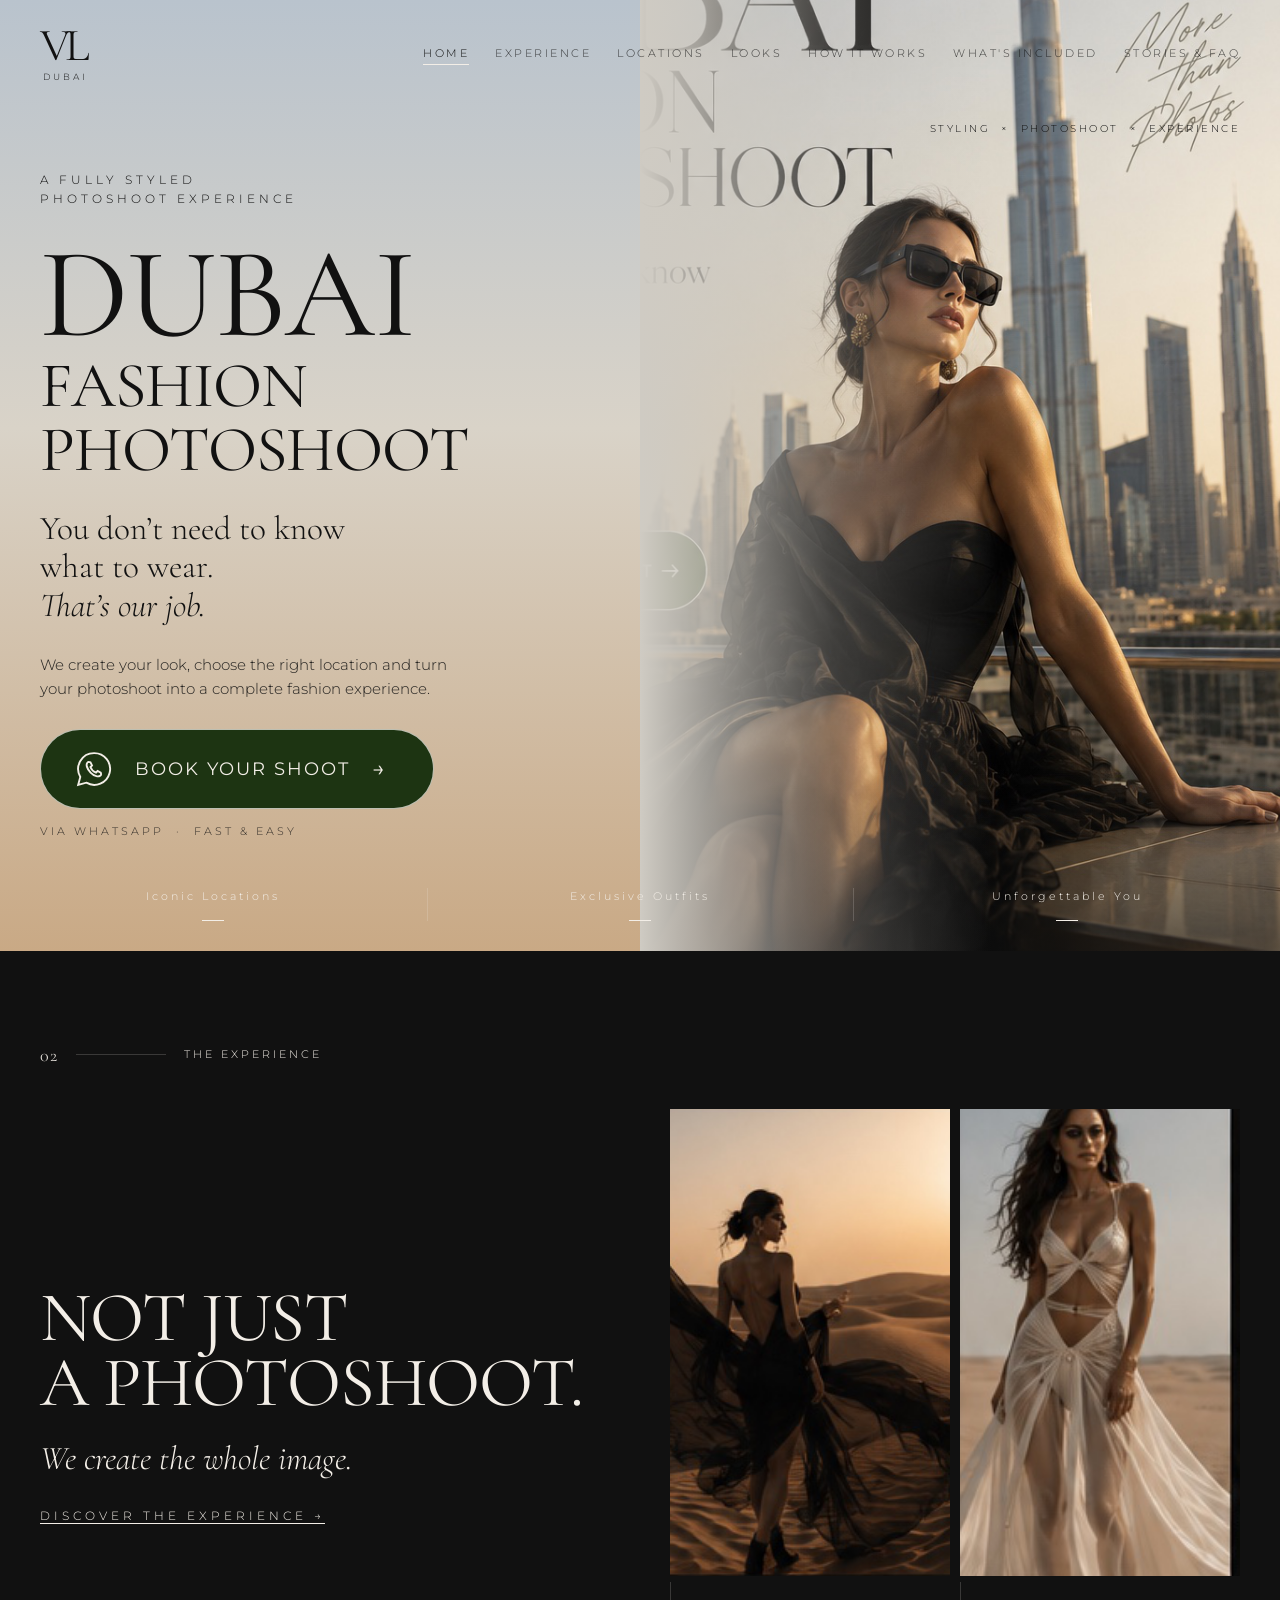
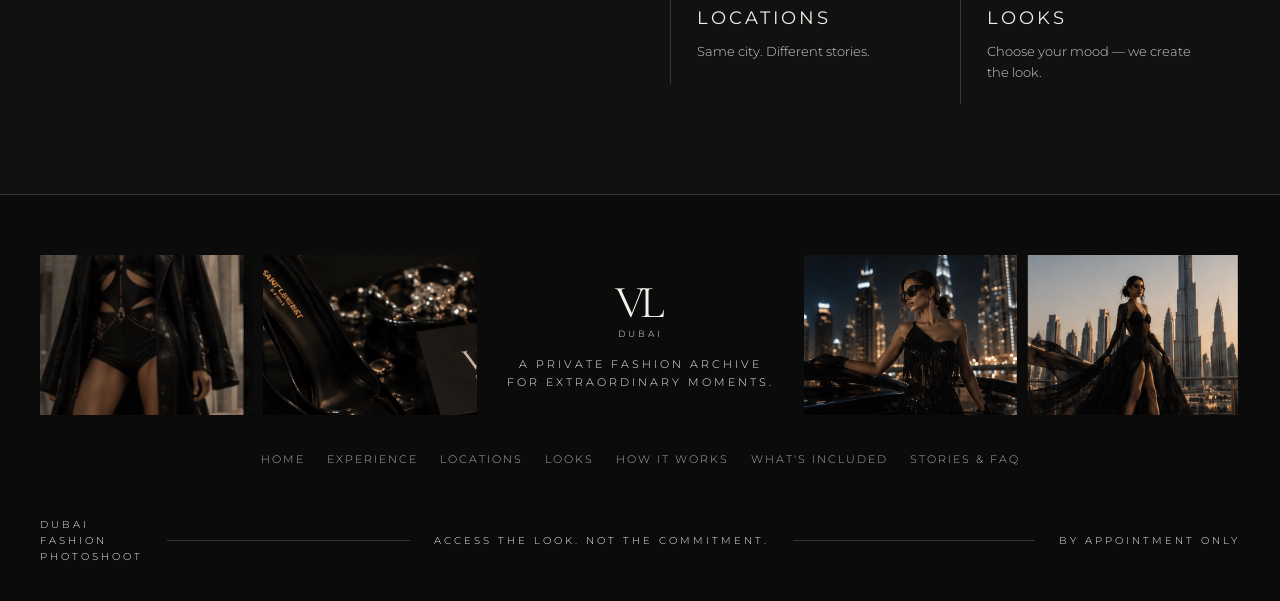
<file: index.html>
<!doctype html>
<html lang="en">
<head>
<meta charset="utf-8">
<meta name="viewport" content="width=device-width, initial-scale=1">
<title>Home — VL Dubai Fashion Photoshoot</title>
<meta name="description" content="A fully styled photoshoot experience in Dubai. We create your look, choose the location and turn your photoshoot into a complete fashion experience.">
<link rel="preconnect" href="https://fonts.googleapis.com">
<link rel="preconnect" href="https://fonts.gstatic.com" crossorigin>
<link href="https://fonts.googleapis.com/css2?family=Cormorant+Garamond:ital,wght@0,400;0,500;1,400&family=Montserrat:wght@300;400;500&family=Mrs+Saint+Delafield&display=swap" rel="stylesheet">
<link rel="stylesheet" href="assets/style.css">
</head>
<body class="light-hero">
<header class="site-header">
  <div class="wrap">
    <a class="logo" href="index.html" aria-label="VL Dubai home"><b>VL</b><small>DUBAI</small></a>
    <button class="menu-btn" aria-label="Toggle menu">MENU</button>
    <ul class="nav"><li><a href="index.html" class=active>Home</a></li><li><a href="experience.html">Experience</a></li><li><a href="locations.html">Locations</a></li><li><a href="looks.html">Looks</a></li><li><a href="how-it-works.html">How It Works</a></li><li><a href="included.html">What's Included</a></li><li><a href="stories.html">Stories & FAQ</a></li></ul>
  </div>
</header>
<main>

<section class="hero hero-home">
  <div class="hero-media"><img src="assets/img/p01_hero_model.png" alt="Model in black gown with the Burj Khalifa" loading="lazy"></div>
  <div class="wrap">
    <p class="side-note" style="color:#111">Styling &nbsp;×&nbsp; Photoshoot &nbsp;×&nbsp; Experience</p>
    <p class="eyebrow">A fully styled<br>photoshoot experience</p>
    <h1 class="display">Dubai<small>Fashion<br>Photoshoot</small></h1>
    <p class="lead">You don’t need to know<br>what to wear.<br><em>That’s our job.</em></p>
    <p class="body">We create your look, choose the right location and turn your photoshoot into a complete fashion experience.</p>
    <div class="cta-block left">
  <a class="btn" href="https://wa.me/447840433511?text=Hi%20VL%20Dubai%2C%20I%27d%20like%20to%20book%20a%20fashion%20photoshoot." target="_blank" rel="noopener"><svg fill="none" stroke="currentColor" stroke-width="2.4" viewBox="0 0 48 48"><path d="M24 4a20 20 0 0 0-17.3 30L4 44l10.3-2.7A20 20 0 1 0 24 4z"/><path d="M17 15c-1 0-3 2-2 6 1.5 5 7 11 12 12 4 1 6-1 6-2.5l-.5-2-4-2-2 2c-3-1-6-4-7-7l2-2-2-4z"/></svg><span>Book Your Shoot</span><span class="arrow">→</span></a>
  <p class="cta-note">Via WhatsApp &nbsp;·&nbsp; Fast &amp; Easy</p>
</div>
  </div>
  <div class="pillars"><div>Iconic Locations</div><div>Exclusive Outfits</div><div>Unforgettable You</div></div>
</section>
<section>
  <div class="wrap">
    <p class="kicker"><span>02</span><i></i><span>The Experience</span></p>
    <div class="split" style="margin-top:40px">
      <div class="reveal"><h2 class="display sm">Not just<br>a photoshoot.</h2><p class="lead" style="margin:24px 0"><em>We create the whole image.</em></p><a class="eyebrow" href="experience.html" style="border-bottom:1px solid">Discover the experience →</a></div>
      <div class="cards" style="--n:2">
        <a class="card reveal" href="locations.html"><div class="ph"><img src="assets/img/p03_desert.png" alt="Desert" loading="lazy"></div><div class="cap"><h3>Locations</h3><p>Same city. Different stories.</p></div></a>
        <a class="card reveal" href="looks.html"><div class="ph"><img src="assets/img/p04_elegant.png" alt="Elegant look" loading="lazy"></div><div class="cap"><h3>Looks</h3><p>Choose your mood — we create the look.</p></div></a>
      </div>
    </div>
  </div>
</section>

</main>
<footer class="site-footer">
  <div class="wrap">
    <div class="foot-top">
      <div class="foot-gallery"><img src="assets/img/p04_bold.png" alt="Bold look" loading="lazy"><img src="assets/img/p04_accessories.png" alt="VL Dubai accessories" loading="lazy"></div>
      <div class="foot-brand"><a class="logo" href="index.html"><b>VL</b><small>DUBAI</small></a><p>A private fashion archive<br>for extraordinary moments.</p></div>
      <div class="foot-gallery"><img src="assets/img/p03_night_dubai.png" alt="Night Dubai" loading="lazy"><img src="assets/img/p03_downtown.png" alt="Downtown Dubai" loading="lazy"></div>
    </div>
    <nav class="foot-nav"><a href="index.html">Home</a><a href="experience.html">Experience</a><a href="locations.html">Locations</a><a href="looks.html">Looks</a><a href="how-it-works.html">How It Works</a><a href="included.html">What's Included</a><a href="stories.html">Stories & FAQ</a></nav>
    <div class="foot-bottom"><span>Dubai<br>Fashion<br>Photoshoot</span><i></i><span>Access the look. Not the commitment.</span><i></i><span>By appointment only</span></div>
  </div>
</footer>
<script src="assets/main.js"></script>
</body>
</html>
</file>
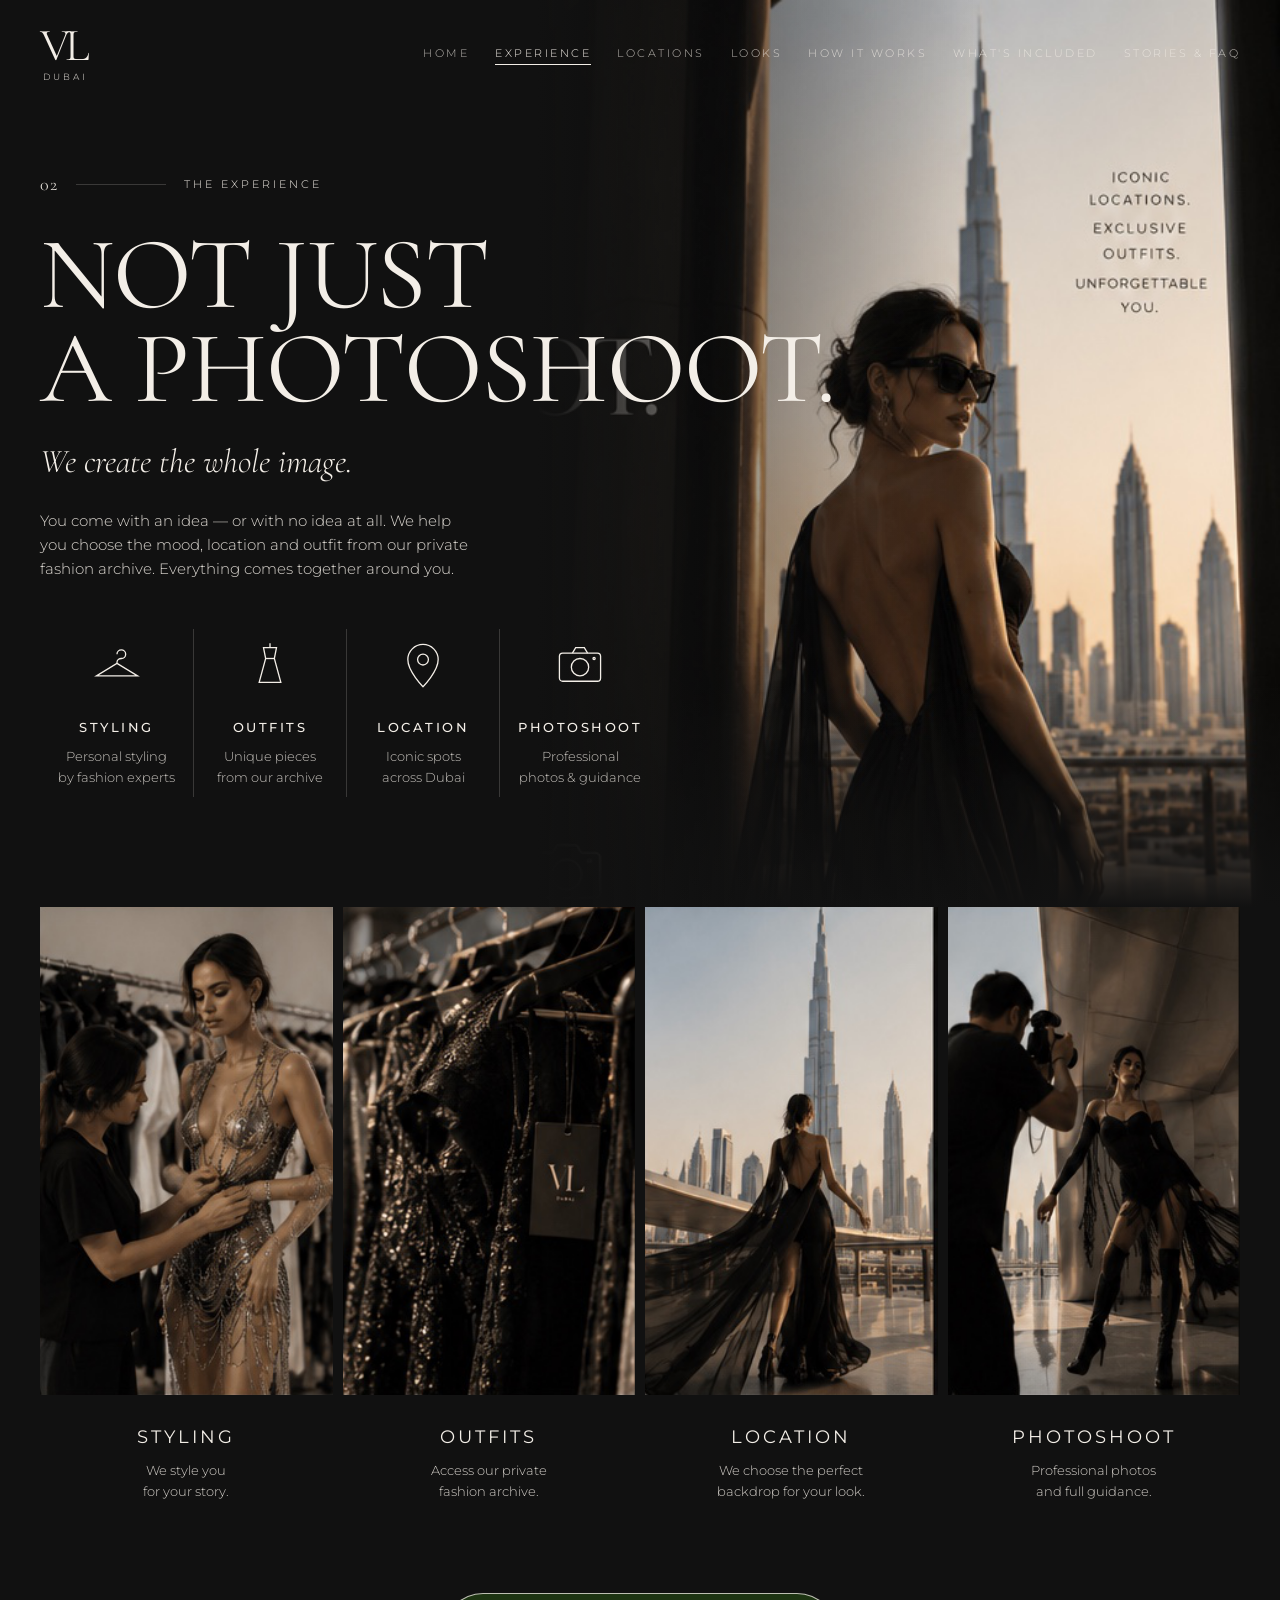
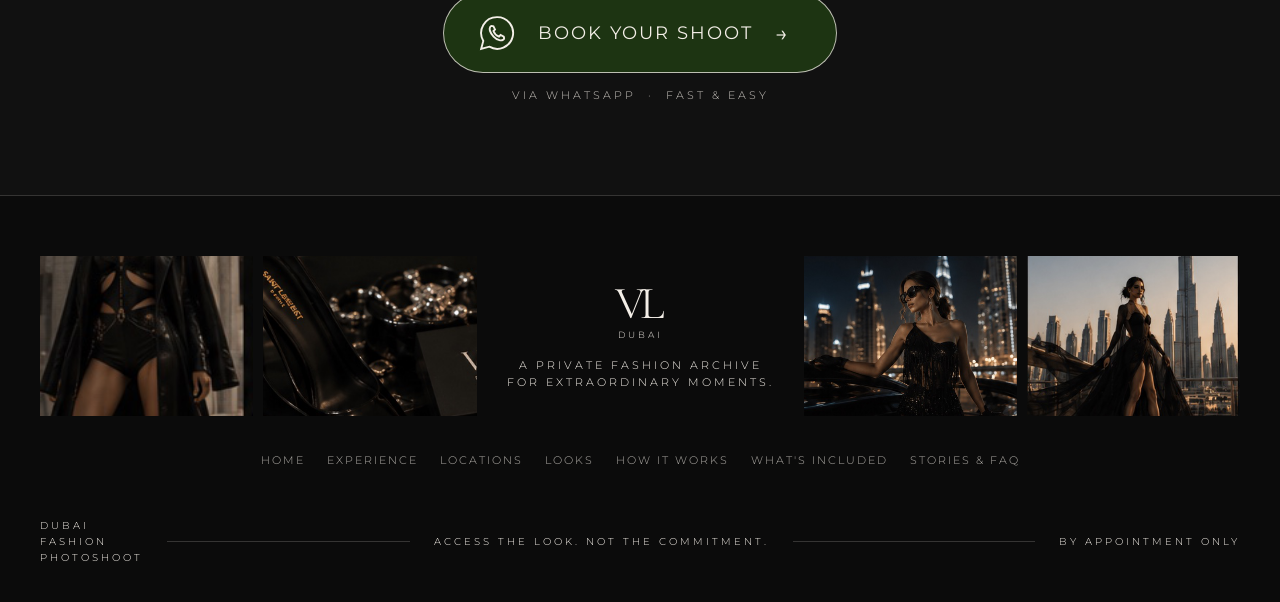
<file: experience.html>
<!doctype html>
<html lang="en">
<head>
<meta charset="utf-8">
<meta name="viewport" content="width=device-width, initial-scale=1">
<title>Experience — VL Dubai Fashion Photoshoot</title>
<meta name="description" content="Not just a photoshoot. Styling, outfits, location and photography — everything comes together around you.">
<link rel="preconnect" href="https://fonts.googleapis.com">
<link rel="preconnect" href="https://fonts.gstatic.com" crossorigin>
<link href="https://fonts.googleapis.com/css2?family=Cormorant+Garamond:ital,wght@0,400;0,500;1,400&family=Montserrat:wght@300;400;500&family=Mrs+Saint+Delafield&display=swap" rel="stylesheet">
<link rel="stylesheet" href="assets/style.css">
</head>
<body class="">
<header class="site-header">
  <div class="wrap">
    <a class="logo" href="index.html" aria-label="VL Dubai home"><b>VL</b><small>DUBAI</small></a>
    <button class="menu-btn" aria-label="Toggle menu">MENU</button>
    <ul class="nav"><li><a href="index.html">Home</a></li><li><a href="experience.html" class=active>Experience</a></li><li><a href="locations.html">Locations</a></li><li><a href="looks.html">Looks</a></li><li><a href="how-it-works.html">How It Works</a></li><li><a href="included.html">What's Included</a></li><li><a href="stories.html">Stories & FAQ</a></li></ul>
  </div>
</header>
<main>

<section class="hero">
  <div class="hero-media"><img src="assets/img/p02_hero_model.png" alt="Model at sunset facing the Burj Khalifa" loading="lazy"></div>
  <div class="wrap">
    <p class="kicker"><span>02</span><i></i><span>The Experience</span></p>
    <h1 class="display">Not just<br>a photoshoot.</h1>
    <p class="lead"><em>We create the whole image.</em></p>
    <p class="body">You come with an idea — or with no idea at all. We help you choose the mood, location and outfit from our private fashion archive. Everything comes together around you.</p>
    <div style="max-width:620px;margin-top:20px"><div class="icons" style="--n:4"><div class="reveal"><svg viewBox="0 0 48 48"><path d="M24 14a4 4 0 1 1 4 4c-2 0-4 1.5-4 3.5v1L5 34h38L24 22.5"/></svg><h4>Styling</h4><p>Personal styling by fashion experts</p></div><div class="reveal"><svg viewBox="0 0 48 48"><path d="M24 4v4M18 8h12l-2 10 6 22H14l6-22-2-10z"/><path d="M20 18h8"/></svg><h4>Outfits</h4><p>Unique pieces from our archive</p></div><div class="reveal"><svg viewBox="0 0 48 48"><path d="M24 44s14-14 14-25a14 14 0 0 0-28 0c0 11 14 25 14 25z"/><circle cx="24" cy="19" r="5"/></svg><h4>Location</h4><p>Iconic spots across Dubai</p></div><div class="reveal"><svg viewBox="0 0 48 48"><rect x="5" y="13" width="38" height="26" rx="3"/><path d="M17 13l3-5h8l3 5"/><circle cx="24" cy="26" r="8"/><circle cx="37" cy="18" r="1"/></svg><h4>Photoshoot</h4><p>Professional photos &amp; guidance</p></div></div></div>
  </div>
</section>
<section style="padding-top:0">
  <div class="wrap">
    <div class="cards">
      <div class="card center reveal"><div class="ph"><img src="assets/img/p02_styling.png" alt="Stylist dressing a model" loading="lazy"></div><div class="cap"><h3>Styling</h3><p>We style you<br>for your story.</p></div></div>
      <div class="card center reveal"><div class="ph"><img src="assets/img/p02_outfits.png" alt="Outfits from the archive" loading="lazy"></div><div class="cap"><h3>Outfits</h3><p>Access our private<br>fashion archive.</p></div></div>
      <div class="card center reveal"><div class="ph"><img src="assets/img/p02_location.png" alt="Model on Downtown terrace" loading="lazy"></div><div class="cap"><h3>Location</h3><p>We choose the perfect<br>backdrop for your look.</p></div></div>
      <div class="card center reveal"><div class="ph"><img src="assets/img/p02_photography.png" alt="Photographer shooting a model" loading="lazy"></div><div class="cap"><h3>Photoshoot</h3><p>Professional photos<br>and full guidance.</p></div></div>
    </div>
    <div style="margin-top:70px"><div class="cta-block ">
  <a class="btn" href="https://wa.me/447840433511?text=Hi%20VL%20Dubai%2C%20I%27d%20like%20to%20book%20a%20fashion%20photoshoot." target="_blank" rel="noopener"><svg fill="none" stroke="currentColor" stroke-width="2.4" viewBox="0 0 48 48"><path d="M24 4a20 20 0 0 0-17.3 30L4 44l10.3-2.7A20 20 0 1 0 24 4z"/><path d="M17 15c-1 0-3 2-2 6 1.5 5 7 11 12 12 4 1 6-1 6-2.5l-.5-2-4-2-2 2c-3-1-6-4-7-7l2-2-2-4z"/></svg><span>Book Your Shoot</span><span class="arrow">→</span></a>
  <p class="cta-note">Via WhatsApp &nbsp;·&nbsp; Fast &amp; Easy</p>
</div></div>
  </div>
</section>

</main>
<footer class="site-footer">
  <div class="wrap">
    <div class="foot-top">
      <div class="foot-gallery"><img src="assets/img/p04_bold.png" alt="Bold look" loading="lazy"><img src="assets/img/p04_accessories.png" alt="VL Dubai accessories" loading="lazy"></div>
      <div class="foot-brand"><a class="logo" href="index.html"><b>VL</b><small>DUBAI</small></a><p>A private fashion archive<br>for extraordinary moments.</p></div>
      <div class="foot-gallery"><img src="assets/img/p03_night_dubai.png" alt="Night Dubai" loading="lazy"><img src="assets/img/p03_downtown.png" alt="Downtown Dubai" loading="lazy"></div>
    </div>
    <nav class="foot-nav"><a href="index.html">Home</a><a href="experience.html">Experience</a><a href="locations.html">Locations</a><a href="looks.html">Looks</a><a href="how-it-works.html">How It Works</a><a href="included.html">What's Included</a><a href="stories.html">Stories & FAQ</a></nav>
    <div class="foot-bottom"><span>Dubai<br>Fashion<br>Photoshoot</span><i></i><span>Access the look. Not the commitment.</span><i></i><span>By appointment only</span></div>
  </div>
</footer>
<script src="assets/main.js"></script>
</body>
</html>
</file>
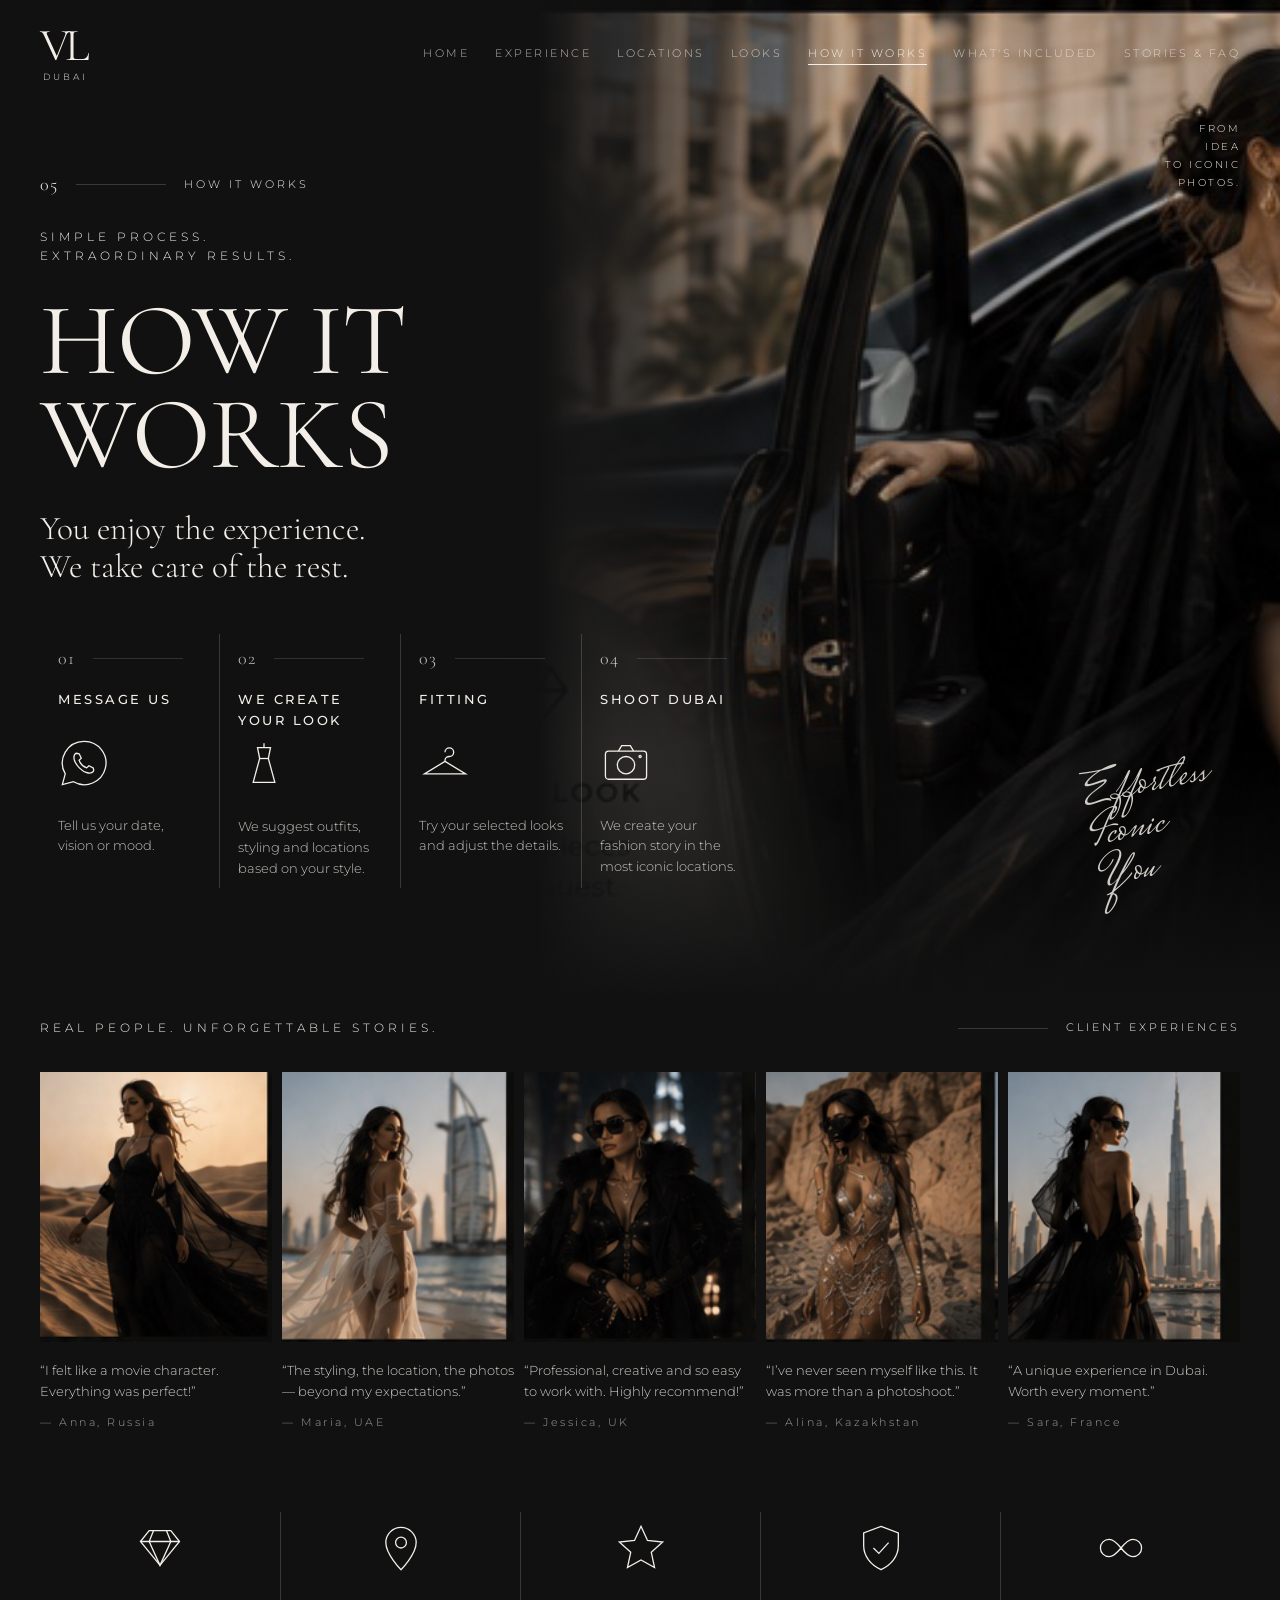
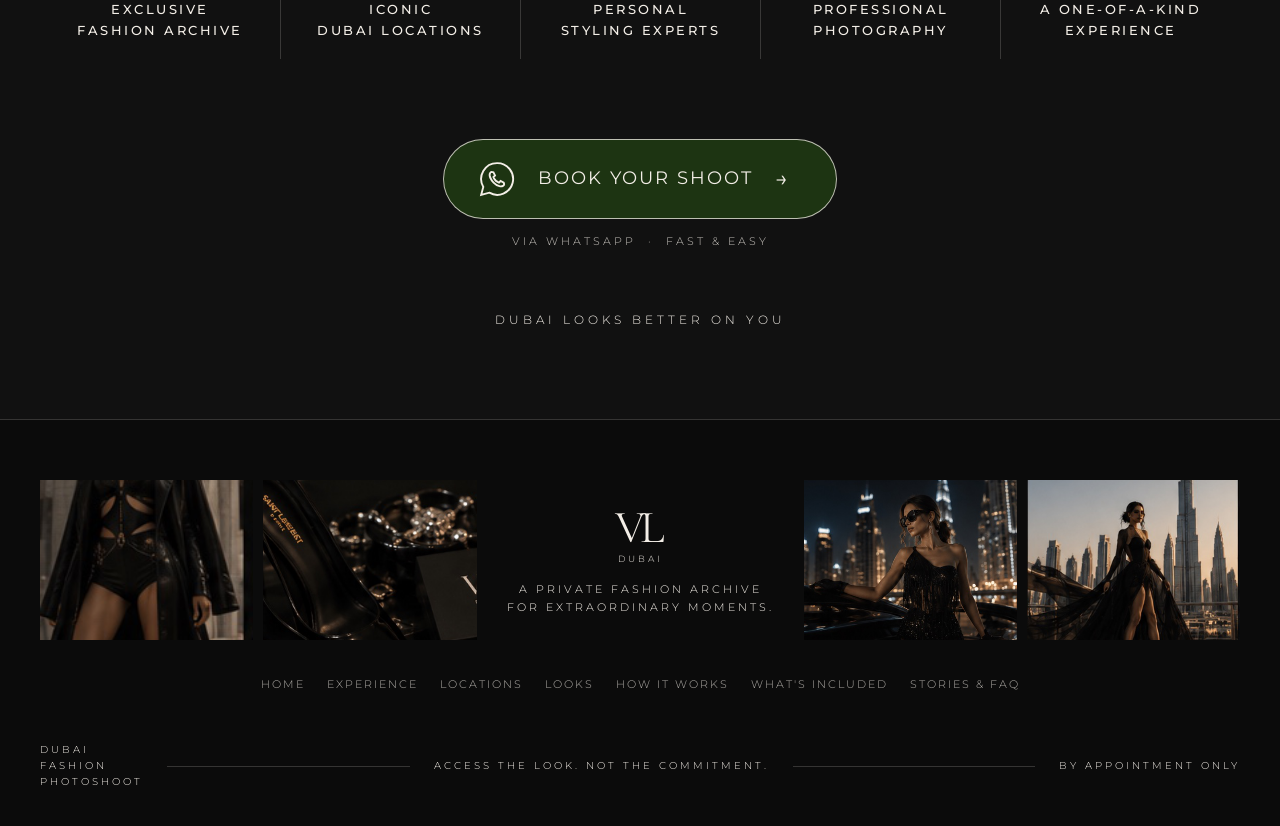
<file: how-it-works.html>
<!doctype html>
<html lang="en">
<head>
<meta charset="utf-8">
<meta name="viewport" content="width=device-width, initial-scale=1">
<title>How It Works — VL Dubai Fashion Photoshoot</title>
<meta name="description" content="Simple process. Extraordinary results. Message us, we create your look, fitting, shoot Dubai.">
<link rel="preconnect" href="https://fonts.googleapis.com">
<link rel="preconnect" href="https://fonts.gstatic.com" crossorigin>
<link href="https://fonts.googleapis.com/css2?family=Cormorant+Garamond:ital,wght@0,400;0,500;1,400&family=Montserrat:wght@300;400;500&family=Mrs+Saint+Delafield&display=swap" rel="stylesheet">
<link rel="stylesheet" href="assets/style.css">
</head>
<body class="">
<header class="site-header">
  <div class="wrap">
    <a class="logo" href="index.html" aria-label="VL Dubai home"><b>VL</b><small>DUBAI</small></a>
    <button class="menu-btn" aria-label="Toggle menu">MENU</button>
    <ul class="nav"><li><a href="index.html">Home</a></li><li><a href="experience.html">Experience</a></li><li><a href="locations.html">Locations</a></li><li><a href="looks.html">Looks</a></li><li><a href="how-it-works.html" class=active>How It Works</a></li><li><a href="included.html">What's Included</a></li><li><a href="stories.html">Stories & FAQ</a></li></ul>
  </div>
</header>
<main>

<section class="hero">
  <div class="hero-media" style="--pos:left center"><img src="assets/img/p06_car_scene.png" alt="Model stepping out of a car" loading="lazy"></div>
  <div class="wrap">
    <p class="side-note">From<br>idea<br>to iconic<br>photos.</p>
    <p class="kicker"><span>05</span><i></i><span>How It Works</span></p>
    <p class="eyebrow">Simple process.<br>Extraordinary results.</p>
    <h1 class="display">How it<br>works</h1>
    <p class="lead">You enjoy the experience.<br>We take care of the rest.</p>
    <div class="icons" style="--n:4;max-width:700px;margin-top:20px">
      <div class="reveal" style="text-align:left"><p class="kicker"><span>01</span><i></i><span></span></p><h4 style="margin-top:16px;min-height:40px">Message us</h4><svg viewBox="0 0 48 48"><path d="M24 4a20 20 0 0 0-17.3 30L4 44l10.3-2.7A20 20 0 1 0 24 4z"/><path d="M17 15c-1 0-3 2-2 6 1.5 5 7 11 12 12 4 1 6-1 6-2.5l-.5-2-4-2-2 2c-3-1-6-4-7-7l2-2-2-4z"/></svg><p>Tell us your date, vision or mood.</p></div>
      <div class="reveal" style="text-align:left"><p class="kicker"><span>02</span><i></i><span></span></p><h4 style="margin-top:16px;min-height:40px">We create your look</h4><svg viewBox="0 0 48 48"><path d="M24 4v4M18 8h12l-2 10 6 22H14l6-22-2-10z"/><path d="M20 18h8"/></svg><p>We suggest outfits, styling and locations based on your style.</p></div>
      <div class="reveal" style="text-align:left"><p class="kicker"><span>03</span><i></i><span></span></p><h4 style="margin-top:16px;min-height:40px">Fitting</h4><svg viewBox="0 0 48 48"><path d="M24 14a4 4 0 1 1 4 4c-2 0-4 1.5-4 3.5v1L5 34h38L24 22.5"/></svg><p>Try your selected looks and adjust the details.</p></div>
      <div class="reveal" style="text-align:left"><p class="kicker"><span>04</span><i></i><span></span></p><h4 style="margin-top:16px;min-height:40px">Shoot Dubai</h4><svg viewBox="0 0 48 48"><rect x="5" y="13" width="38" height="26" rx="3"/><path d="M17 13l3-5h8l3 5"/><circle cx="24" cy="26" r="8"/><circle cx="37" cy="18" r="1"/></svg><p>We create your fashion story in the most iconic locations.</p></div>
    </div>
    <p class="script">Effortless<br>Iconic<br>You</p>
  </div>
</section>
<section style="padding-top:20px">
  <div class="wrap">
    <div style="display:flex;justify-content:space-between;align-items:center;margin-bottom:34px"><p class="eyebrow">Real people. Unforgettable stories.</p><p class="kicker"><i></i><span style="font-family:var(--sans);font-size:11px">Client experiences</span></p></div>
    <div class="cards" style="--n:5">
      <div class="card reveal"><div class="ph" style="--ar:6/7;aspect-ratio:6/7"><img src="assets/img/p05_client_anna.png" alt="Anna, Russia" loading="lazy"></div><p class="quote">“I felt like a movie character. Everything was perfect!”<cite>— Anna, Russia</cite></p></div>
      <div class="card reveal"><div class="ph" style="--ar:6/7;aspect-ratio:6/7"><img src="assets/img/p05_client_maria.png" alt="Maria, UAE" loading="lazy"></div><p class="quote">“The styling, the location, the photos — beyond my expectations.”<cite>— Maria, UAE</cite></p></div>
      <div class="card reveal"><div class="ph" style="--ar:6/7;aspect-ratio:6/7"><img src="assets/img/p05_client_jessica.png" alt="Jessica, UK" loading="lazy"></div><p class="quote">“Professional, creative and so easy to work with. Highly recommend!”<cite>— Jessica, UK</cite></p></div>
      <div class="card reveal"><div class="ph" style="--ar:6/7;aspect-ratio:6/7"><img src="assets/img/p05_client_alina.png" alt="Alina, Kazakhstan" loading="lazy"></div><p class="quote">“I’ve never seen myself like this. It was more than a photoshoot.”<cite>— Alina, Kazakhstan</cite></p></div>
      <div class="card reveal"><div class="ph" style="--ar:6/7;aspect-ratio:6/7"><img src="assets/img/p05_client_sara.png" alt="Sara, France" loading="lazy"></div><p class="quote">“A unique experience in Dubai. Worth every moment.”<cite>— Sara, France</cite></p></div>
    </div>
    <div style="margin:80px 0"><div class="icons" style="--n:5"><div class="reveal"><svg viewBox="0 0 48 48"><path d="M6 18l8-10h20l8 10-18 22z"/><path d="M6 18h36M18 8l-4 10 10 22 10-22-4-10"/></svg><h4>Exclusive<br>Fashion Archive</h4><p></p></div><div class="reveal"><svg viewBox="0 0 48 48"><path d="M24 44s14-14 14-25a14 14 0 0 0-28 0c0 11 14 25 14 25z"/><circle cx="24" cy="19" r="5"/></svg><h4>Iconic<br>Dubai Locations</h4><p></p></div><div class="reveal"><svg viewBox="0 0 48 48"><path d="M24 4l6 13 14 1.5-10.5 9.5 3 14L24 35l-12.5 7 3-14L4 18.5 18 17z"/></svg><h4>Personal<br>Styling Experts</h4><p></p></div><div class="reveal"><svg viewBox="0 0 48 48"><path d="M24 4l16 6v12c0 10-7 18-16 22C15 40 8 32 8 22V10z"/><path d="M17 24l5 5 9-10"/></svg><h4>Professional<br>Photography</h4><p></p></div><div class="reveal"><svg viewBox="0 0 48 48"><path d="M24 24c-4-5-7-8-11-8a8 8 0 0 0 0 16c4 0 7-3 11-8s7-8 11-8a8 8 0 0 1 0 16c-4 0-7-3-11-8z"/></svg><h4>A One-of-a-Kind<br>Experience</h4><p></p></div></div></div>
    <div class="cta-block ">
  <a class="btn" href="https://wa.me/447840433511?text=Hi%20VL%20Dubai%2C%20I%27d%20like%20to%20book%20a%20fashion%20photoshoot." target="_blank" rel="noopener"><svg fill="none" stroke="currentColor" stroke-width="2.4" viewBox="0 0 48 48"><path d="M24 4a20 20 0 0 0-17.3 30L4 44l10.3-2.7A20 20 0 1 0 24 4z"/><path d="M17 15c-1 0-3 2-2 6 1.5 5 7 11 12 12 4 1 6-1 6-2.5l-.5-2-4-2-2 2c-3-1-6-4-7-7l2-2-2-4z"/></svg><span>Book Your Shoot</span><span class="arrow">→</span></a>
  <p class="cta-note">Via WhatsApp &nbsp;·&nbsp; Fast &amp; Easy</p>
</div>
    <p class="eyebrow" style="text-align:center;margin-top:60px">Dubai looks better on you</p>
  </div>
</section>

</main>
<footer class="site-footer">
  <div class="wrap">
    <div class="foot-top">
      <div class="foot-gallery"><img src="assets/img/p04_bold.png" alt="Bold look" loading="lazy"><img src="assets/img/p04_accessories.png" alt="VL Dubai accessories" loading="lazy"></div>
      <div class="foot-brand"><a class="logo" href="index.html"><b>VL</b><small>DUBAI</small></a><p>A private fashion archive<br>for extraordinary moments.</p></div>
      <div class="foot-gallery"><img src="assets/img/p03_night_dubai.png" alt="Night Dubai" loading="lazy"><img src="assets/img/p03_downtown.png" alt="Downtown Dubai" loading="lazy"></div>
    </div>
    <nav class="foot-nav"><a href="index.html">Home</a><a href="experience.html">Experience</a><a href="locations.html">Locations</a><a href="looks.html">Looks</a><a href="how-it-works.html">How It Works</a><a href="included.html">What's Included</a><a href="stories.html">Stories & FAQ</a></nav>
    <div class="foot-bottom"><span>Dubai<br>Fashion<br>Photoshoot</span><i></i><span>Access the look. Not the commitment.</span><i></i><span>By appointment only</span></div>
  </div>
</footer>
<script src="assets/main.js"></script>
</body>
</html>
</file>
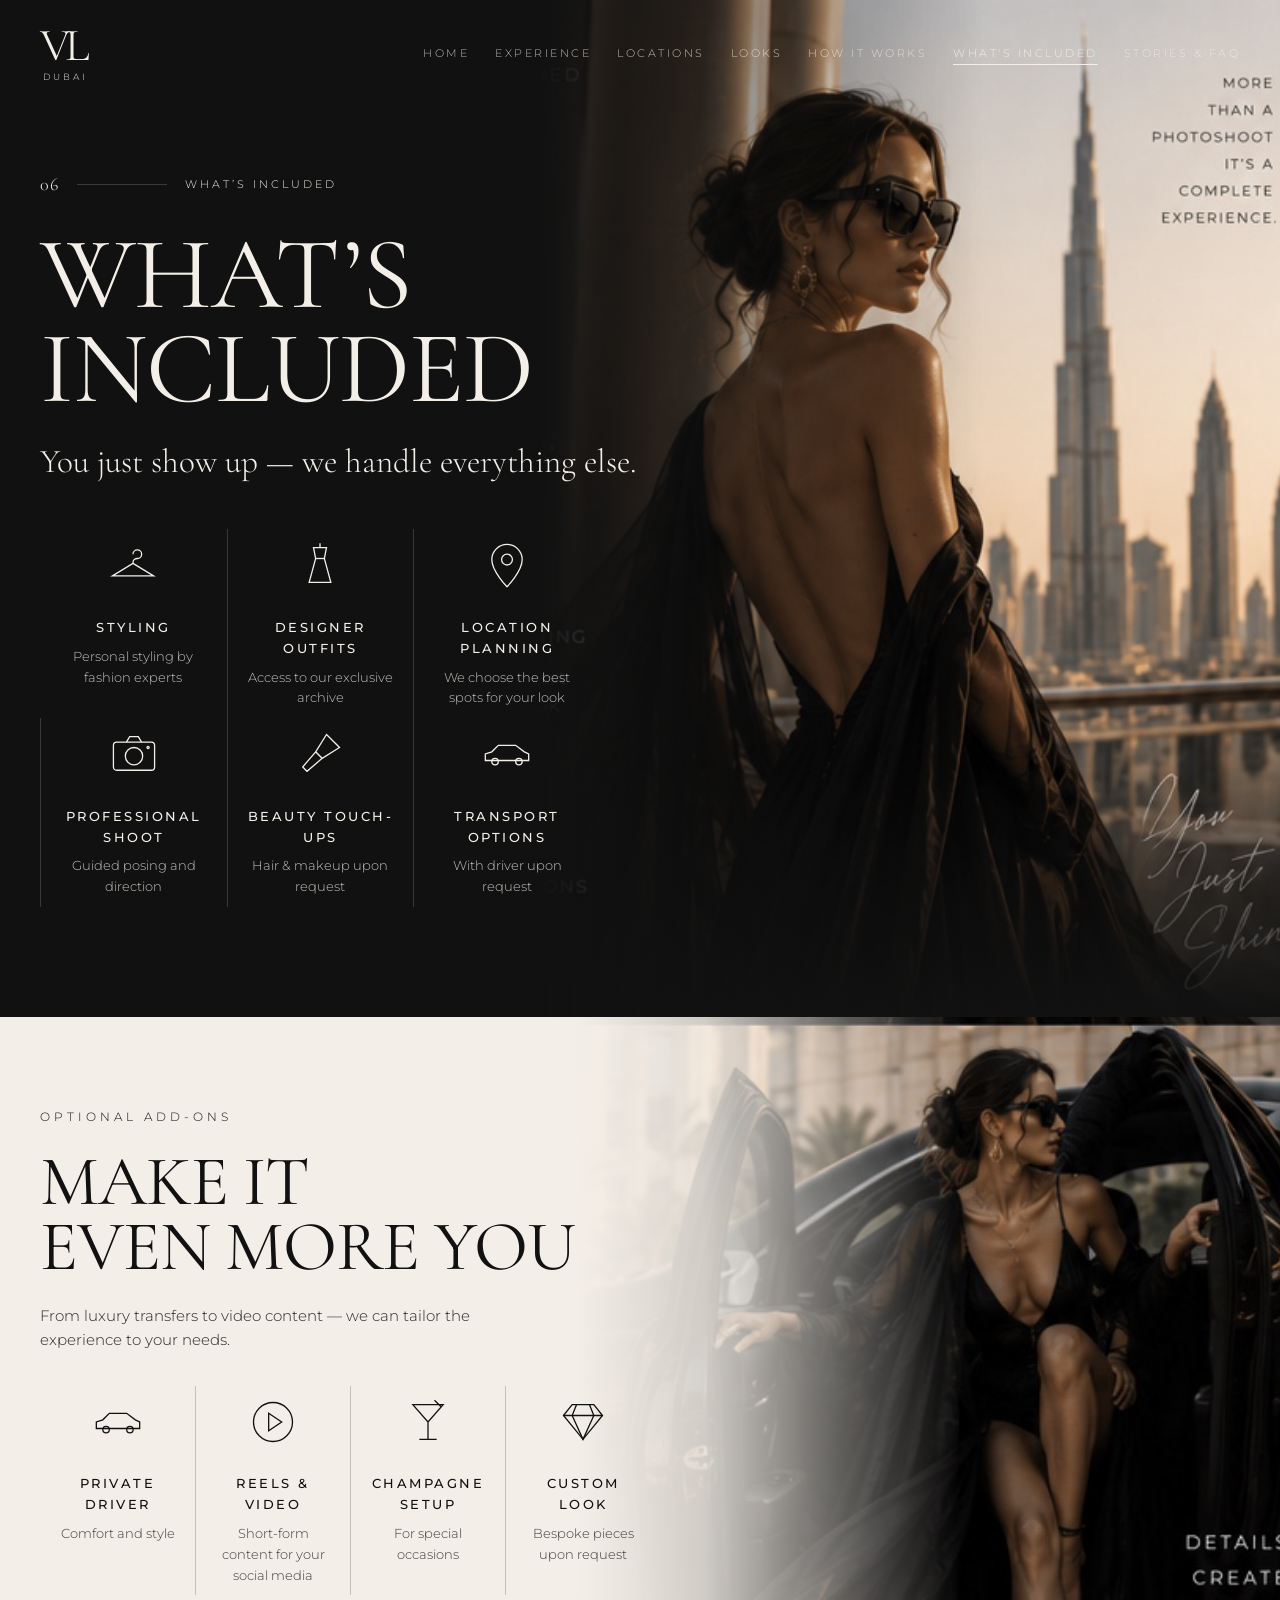
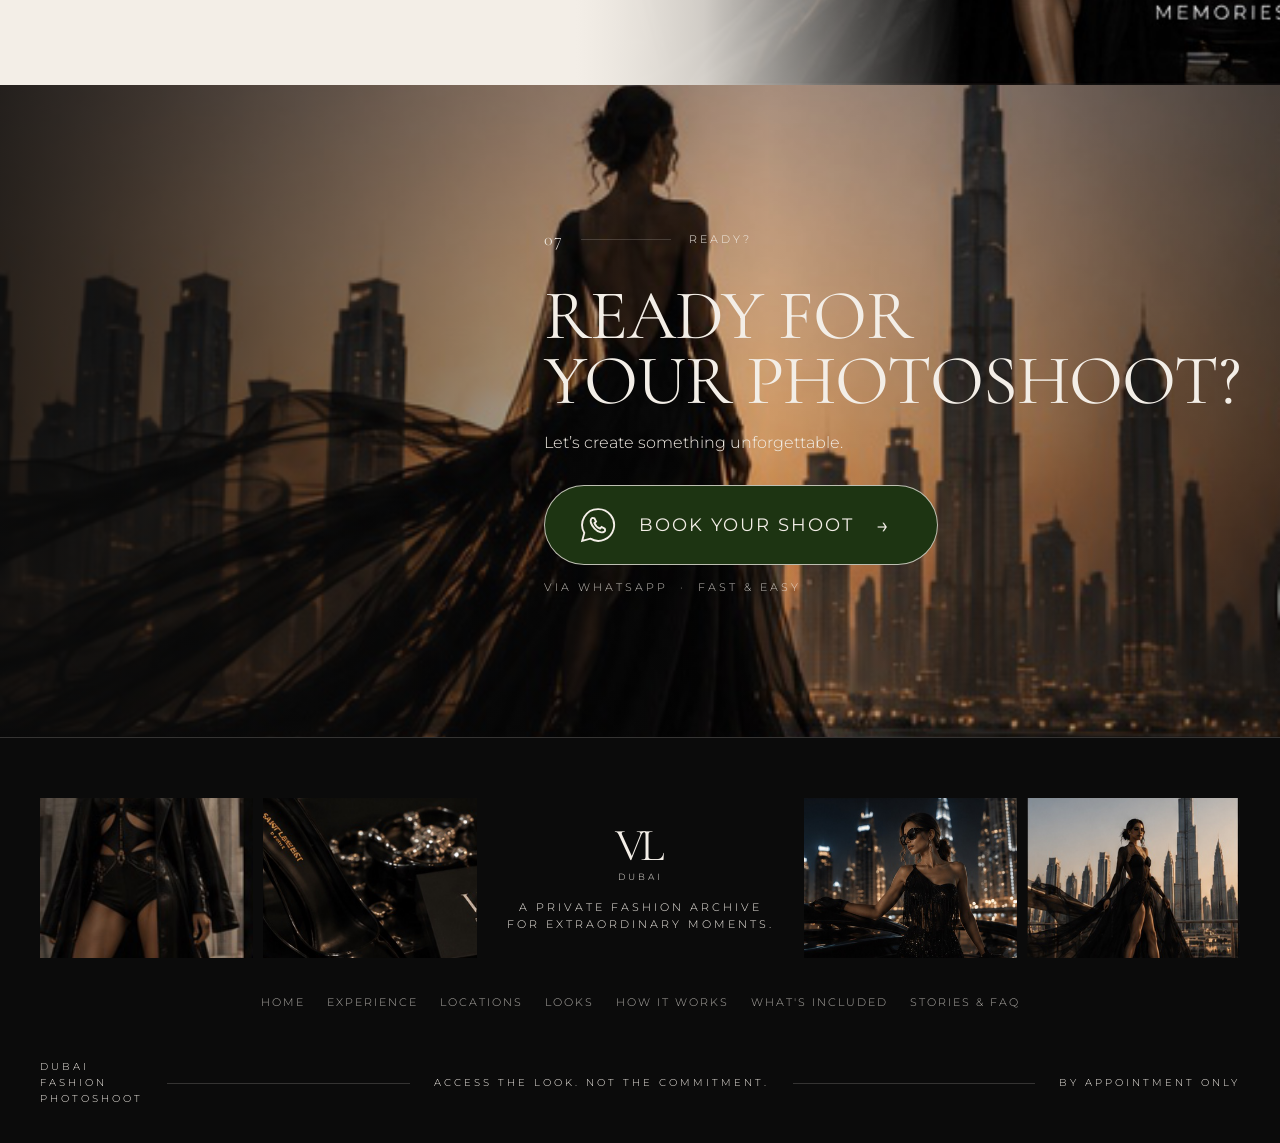
<file: included.html>
<!doctype html>
<html lang="en">
<head>
<meta charset="utf-8">
<meta name="viewport" content="width=device-width, initial-scale=1">
<title>What's Included — VL Dubai Fashion Photoshoot</title>
<meta name="description" content="Styling, designer outfits, location planning, professional shoot, beauty touch-ups and transport — plus optional add-ons.">
<link rel="preconnect" href="https://fonts.googleapis.com">
<link rel="preconnect" href="https://fonts.gstatic.com" crossorigin>
<link href="https://fonts.googleapis.com/css2?family=Cormorant+Garamond:ital,wght@0,400;0,500;1,400&family=Montserrat:wght@300;400;500&family=Mrs+Saint+Delafield&display=swap" rel="stylesheet">
<link rel="stylesheet" href="assets/style.css">
</head>
<body class="">
<header class="site-header">
  <div class="wrap">
    <a class="logo" href="index.html" aria-label="VL Dubai home"><b>VL</b><small>DUBAI</small></a>
    <button class="menu-btn" aria-label="Toggle menu">MENU</button>
    <ul class="nav"><li><a href="index.html">Home</a></li><li><a href="experience.html">Experience</a></li><li><a href="locations.html">Locations</a></li><li><a href="looks.html">Looks</a></li><li><a href="how-it-works.html">How It Works</a></li><li><a href="included.html" class=active>What's Included</a></li><li><a href="stories.html">Stories & FAQ</a></li></ul>
  </div>
</header>
<main>

<section class="hero">
  <div class="hero-media"><img src="assets/img/p06_hero_model.png" alt="Model with the Burj Khalifa at sunset" loading="lazy"></div>
  <div class="wrap">
    <p class="kicker"><span>06</span><i></i><span>What’s Included</span></p>
    <h1 class="display">What’s<br>included</h1>
    <p class="lead">You just show up — we handle everything else.</p>
    <div style="max-width:560px;margin-top:20px"><div class="icons" style="--n:3"><div class="reveal"><svg viewBox="0 0 48 48"><path d="M24 14a4 4 0 1 1 4 4c-2 0-4 1.5-4 3.5v1L5 34h38L24 22.5"/></svg><h4>Styling</h4><p>Personal styling by fashion experts</p></div><div class="reveal"><svg viewBox="0 0 48 48"><path d="M24 4v4M18 8h12l-2 10 6 22H14l6-22-2-10z"/><path d="M20 18h8"/></svg><h4>Designer Outfits</h4><p>Access to our exclusive archive</p></div><div class="reveal"><svg viewBox="0 0 48 48"><path d="M24 44s14-14 14-25a14 14 0 0 0-28 0c0 11 14 25 14 25z"/><circle cx="24" cy="19" r="5"/></svg><h4>Location Planning</h4><p>We choose the best spots for your look</p></div><div class="reveal"><svg viewBox="0 0 48 48"><rect x="5" y="13" width="38" height="26" rx="3"/><path d="M17 13l3-5h8l3 5"/><circle cx="24" cy="26" r="8"/><circle cx="37" cy="18" r="1"/></svg><h4>Professional Shoot</h4><p>Guided posing and direction</p></div><div class="reveal"><svg viewBox="0 0 48 48"><path d="M30 6l12 12-16 10-6-6zM20 22l-12 14 4 4 14-12"/></svg><h4>Beauty Touch-ups</h4><p>Hair &amp; makeup upon request</p></div><div class="reveal"><svg viewBox="0 0 48 48"><path d="M4 30v-6l6-2 6-6h16l8 6 4 2v6H4z"/><circle cx="13" cy="31" r="3"/><circle cx="35" cy="31" r="3"/></svg><h4>Transport Options</h4><p>With driver upon request</p></div></div></div>
  </div>
</section>
<section class="band cream-band" style="padding:90px 0">
  <div class="band-bg" style="left:45%"><img src="assets/img/p06_car_scene.png" alt="Chauffeured arrival" loading="lazy"></div>
  <div class="band-bg" style="background:linear-gradient(90deg,var(--cream) 45%,rgba(243,238,231,.85) 55%,transparent 75%)"></div>
  <div class="wrap">
    <p class="eyebrow">Optional add-ons</p>
    <h2 class="display sm" style="margin:24px 0">Make it<br>even more you</h2>
    <p class="body" style="margin-bottom:34px">From luxury transfers to video content — we can tailor the experience to your needs.</p>
    <div style="max-width:620px"><div class="icons" style="--n:4"><div class="reveal"><svg viewBox="0 0 48 48"><path d="M4 30v-6l6-2 6-6h16l8 6 4 2v6H4z"/><circle cx="13" cy="31" r="3"/><circle cx="35" cy="31" r="3"/></svg><h4>Private Driver</h4><p>Comfort and style</p></div><div class="reveal"><svg viewBox="0 0 48 48"><circle cx="24" cy="24" r="18"/><path d="M20 16l12 8-12 8z"/></svg><h4>Reels &amp; Video</h4><p>Short-form content for your social media</p></div><div class="reveal"><svg viewBox="0 0 48 48"><path d="M10 8h28L24 24zM24 24v16M16 40h16M30 4l6 6"/></svg><h4>Champagne Setup</h4><p>For special occasions</p></div><div class="reveal"><svg viewBox="0 0 48 48"><path d="M6 18l8-10h20l8 10-18 22z"/><path d="M6 18h36M18 8l-4 10 10 22 10-22-4-10"/></svg><h4>Custom Look</h4><p>Bespoke pieces upon request</p></div></div></div>
  </div>
</section>
<section class="band" style="padding:140px 0">
  <div class="band-bg"><img src="assets/img/p06_closing_scene.png" alt="Model silhouetted against the skyline" loading="lazy"></div>
  <div class="wrap" style="display:flex;justify-content:flex-end">
    <div class="reveal">
      <p class="kicker"><span>07</span><i></i><span>Ready?</span></p>
      <h2 class="display sm" style="margin:30px 0 16px">Ready for<br>your photoshoot?</h2>
      <p style="margin-bottom:30px">Let’s create something unforgettable.</p>
      <div class="cta-block left">
  <a class="btn" href="https://wa.me/447840433511?text=Hi%20VL%20Dubai%2C%20I%27d%20like%20to%20book%20a%20fashion%20photoshoot." target="_blank" rel="noopener"><svg fill="none" stroke="currentColor" stroke-width="2.4" viewBox="0 0 48 48"><path d="M24 4a20 20 0 0 0-17.3 30L4 44l10.3-2.7A20 20 0 1 0 24 4z"/><path d="M17 15c-1 0-3 2-2 6 1.5 5 7 11 12 12 4 1 6-1 6-2.5l-.5-2-4-2-2 2c-3-1-6-4-7-7l2-2-2-4z"/></svg><span>Book Your Shoot</span><span class="arrow">→</span></a>
  <p class="cta-note">Via WhatsApp &nbsp;·&nbsp; Fast &amp; Easy</p>
</div>
    </div>
  </div>
</section>

</main>
<footer class="site-footer">
  <div class="wrap">
    <div class="foot-top">
      <div class="foot-gallery"><img src="assets/img/p04_bold.png" alt="Bold look" loading="lazy"><img src="assets/img/p04_accessories.png" alt="VL Dubai accessories" loading="lazy"></div>
      <div class="foot-brand"><a class="logo" href="index.html"><b>VL</b><small>DUBAI</small></a><p>A private fashion archive<br>for extraordinary moments.</p></div>
      <div class="foot-gallery"><img src="assets/img/p03_night_dubai.png" alt="Night Dubai" loading="lazy"><img src="assets/img/p03_downtown.png" alt="Downtown Dubai" loading="lazy"></div>
    </div>
    <nav class="foot-nav"><a href="index.html">Home</a><a href="experience.html">Experience</a><a href="locations.html">Locations</a><a href="looks.html">Looks</a><a href="how-it-works.html">How It Works</a><a href="included.html">What's Included</a><a href="stories.html">Stories & FAQ</a></nav>
    <div class="foot-bottom"><span>Dubai<br>Fashion<br>Photoshoot</span><i></i><span>Access the look. Not the commitment.</span><i></i><span>By appointment only</span></div>
  </div>
</footer>
<script src="assets/main.js"></script>
</body>
</html>
</file>
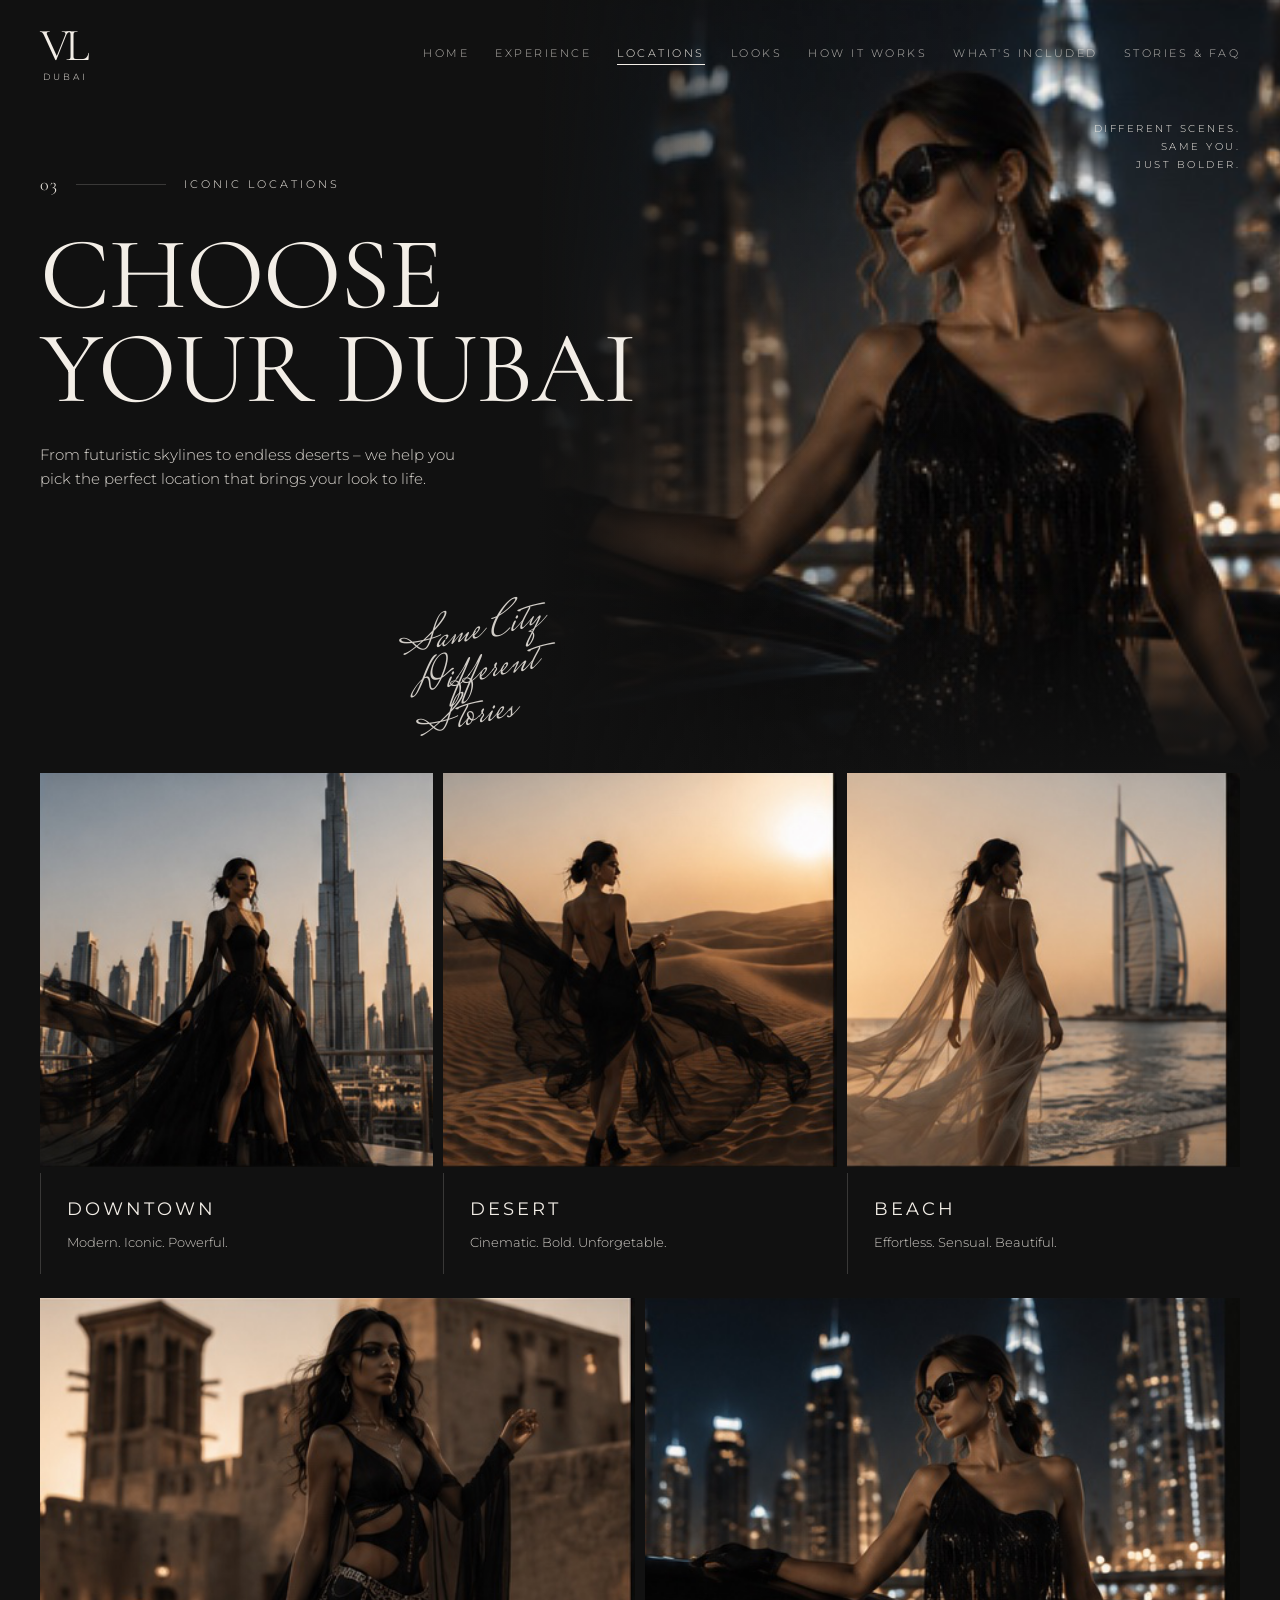
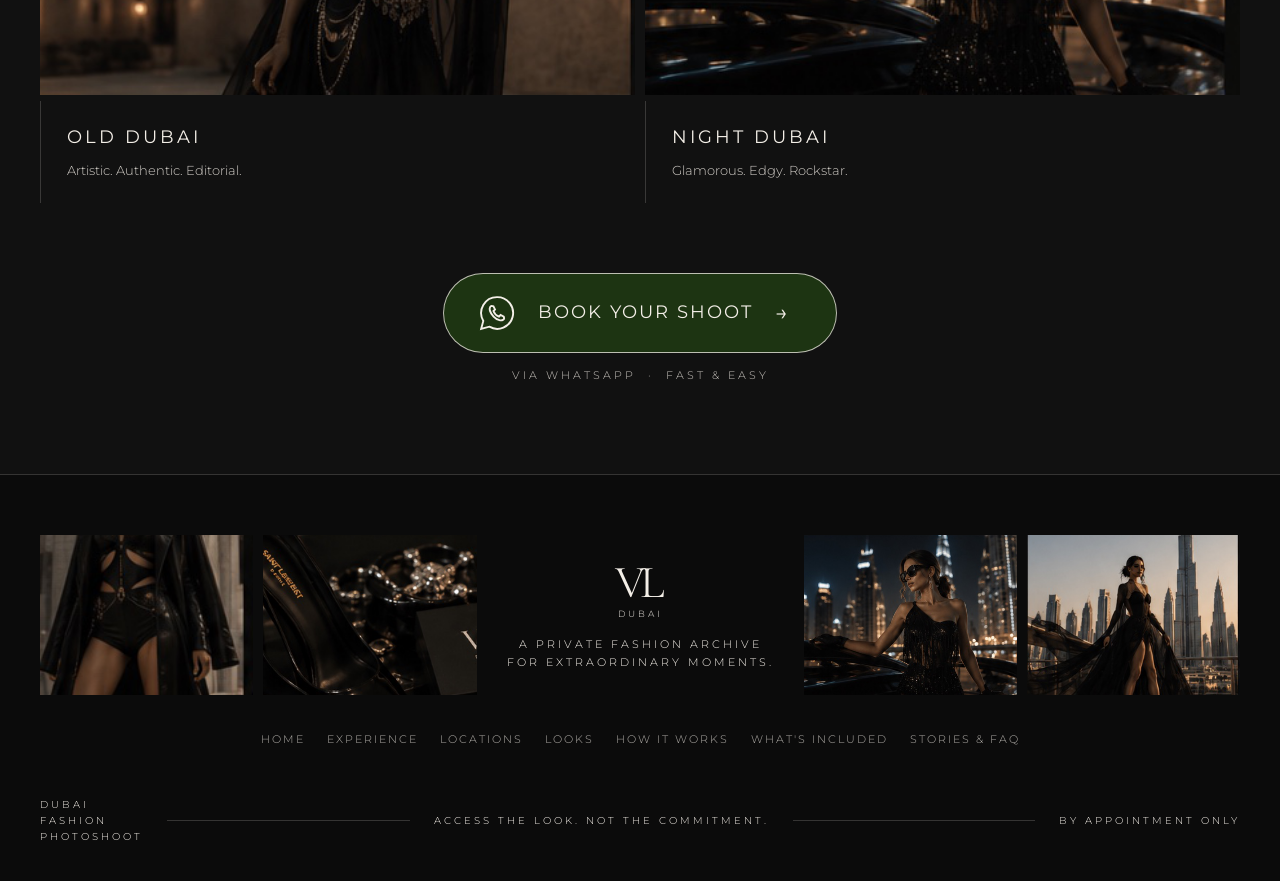
<file: locations.html>
<!doctype html>
<html lang="en">
<head>
<meta charset="utf-8">
<meta name="viewport" content="width=device-width, initial-scale=1">
<title>Locations — VL Dubai Fashion Photoshoot</title>
<meta name="description" content="Choose your Dubai — Downtown, Desert, Beach, Old Dubai and Night Dubai.">
<link rel="preconnect" href="https://fonts.googleapis.com">
<link rel="preconnect" href="https://fonts.gstatic.com" crossorigin>
<link href="https://fonts.googleapis.com/css2?family=Cormorant+Garamond:ital,wght@0,400;0,500;1,400&family=Montserrat:wght@300;400;500&family=Mrs+Saint+Delafield&display=swap" rel="stylesheet">
<link rel="stylesheet" href="assets/style.css">
</head>
<body class="">
<header class="site-header">
  <div class="wrap">
    <a class="logo" href="index.html" aria-label="VL Dubai home"><b>VL</b><small>DUBAI</small></a>
    <button class="menu-btn" aria-label="Toggle menu">MENU</button>
    <ul class="nav"><li><a href="index.html">Home</a></li><li><a href="experience.html">Experience</a></li><li><a href="locations.html" class=active>Locations</a></li><li><a href="looks.html">Looks</a></li><li><a href="how-it-works.html">How It Works</a></li><li><a href="included.html">What's Included</a></li><li><a href="stories.html">Stories & FAQ</a></li></ul>
  </div>
</header>
<main>

<section class="hero" style="min-height:80vh">
  <div class="hero-media"><img src="assets/img/p03_night_dubai.png" alt="Night Dubai" loading="lazy"></div>
  <div class="wrap">
    <p class="side-note">Different scenes.<br>Same you.<br>Just bolder.</p>
    <p class="kicker"><span>03</span><i></i><span>Iconic Locations</span></p>
    <h1 class="display">Choose<br>your Dubai</h1>
    <p class="body">From futuristic skylines to endless deserts – we help you pick the perfect location that brings your look to life.</p>
    <p class="script" style="position:static;margin:20px 0 0 30%">Same City<br>Different<br>Stories</p>
  </div>
</section>
<section style="padding-top:0">
  <div class="wrap">
    <div class="cards" style="--n:3;--ar:1/1"><div class="card reveal"><div class="ph"><img src="assets/img/p03_downtown.png" alt="Downtown" loading="lazy"></div><div class="cap"><h3>Downtown</h3><p>Modern. Iconic. Powerful.</p></div></div><div class="card reveal"><div class="ph"><img src="assets/img/p03_desert.png" alt="Desert" loading="lazy"></div><div class="cap"><h3>Desert</h3><p>Cinematic. Bold. Unforgetable.</p></div></div><div class="card reveal"><div class="ph"><img src="assets/img/p03_beach.png" alt="Beach" loading="lazy"></div><div class="cap"><h3>Beach</h3><p>Effortless. Sensual. Beautiful.</p></div></div></div>
    <div class="cards" style="--n:2;--ar:3/2;margin-top:24px"><div class="card reveal"><div class="ph"><img src="assets/img/p03_old_dubai.png" alt="Old Dubai" loading="lazy"></div><div class="cap"><h3>Old Dubai</h3><p>Artistic. Authentic. Editorial.</p></div></div><div class="card reveal"><div class="ph"><img src="assets/img/p03_night_dubai.png" alt="Night Dubai" loading="lazy"></div><div class="cap"><h3>Night Dubai</h3><p>Glamorous. Edgy. Rockstar.</p></div></div></div>
    <div style="margin-top:70px"><div class="cta-block ">
  <a class="btn" href="https://wa.me/447840433511?text=Hi%20VL%20Dubai%2C%20I%27d%20like%20to%20book%20a%20fashion%20photoshoot." target="_blank" rel="noopener"><svg fill="none" stroke="currentColor" stroke-width="2.4" viewBox="0 0 48 48"><path d="M24 4a20 20 0 0 0-17.3 30L4 44l10.3-2.7A20 20 0 1 0 24 4z"/><path d="M17 15c-1 0-3 2-2 6 1.5 5 7 11 12 12 4 1 6-1 6-2.5l-.5-2-4-2-2 2c-3-1-6-4-7-7l2-2-2-4z"/></svg><span>Book Your Shoot</span><span class="arrow">→</span></a>
  <p class="cta-note">Via WhatsApp &nbsp;·&nbsp; Fast &amp; Easy</p>
</div></div>
  </div>
</section>

</main>
<footer class="site-footer">
  <div class="wrap">
    <div class="foot-top">
      <div class="foot-gallery"><img src="assets/img/p04_bold.png" alt="Bold look" loading="lazy"><img src="assets/img/p04_accessories.png" alt="VL Dubai accessories" loading="lazy"></div>
      <div class="foot-brand"><a class="logo" href="index.html"><b>VL</b><small>DUBAI</small></a><p>A private fashion archive<br>for extraordinary moments.</p></div>
      <div class="foot-gallery"><img src="assets/img/p03_night_dubai.png" alt="Night Dubai" loading="lazy"><img src="assets/img/p03_downtown.png" alt="Downtown Dubai" loading="lazy"></div>
    </div>
    <nav class="foot-nav"><a href="index.html">Home</a><a href="experience.html">Experience</a><a href="locations.html">Locations</a><a href="looks.html">Looks</a><a href="how-it-works.html">How It Works</a><a href="included.html">What's Included</a><a href="stories.html">Stories & FAQ</a></nav>
    <div class="foot-bottom"><span>Dubai<br>Fashion<br>Photoshoot</span><i></i><span>Access the look. Not the commitment.</span><i></i><span>By appointment only</span></div>
  </div>
</footer>
<script src="assets/main.js"></script>
</body>
</html>
</file>
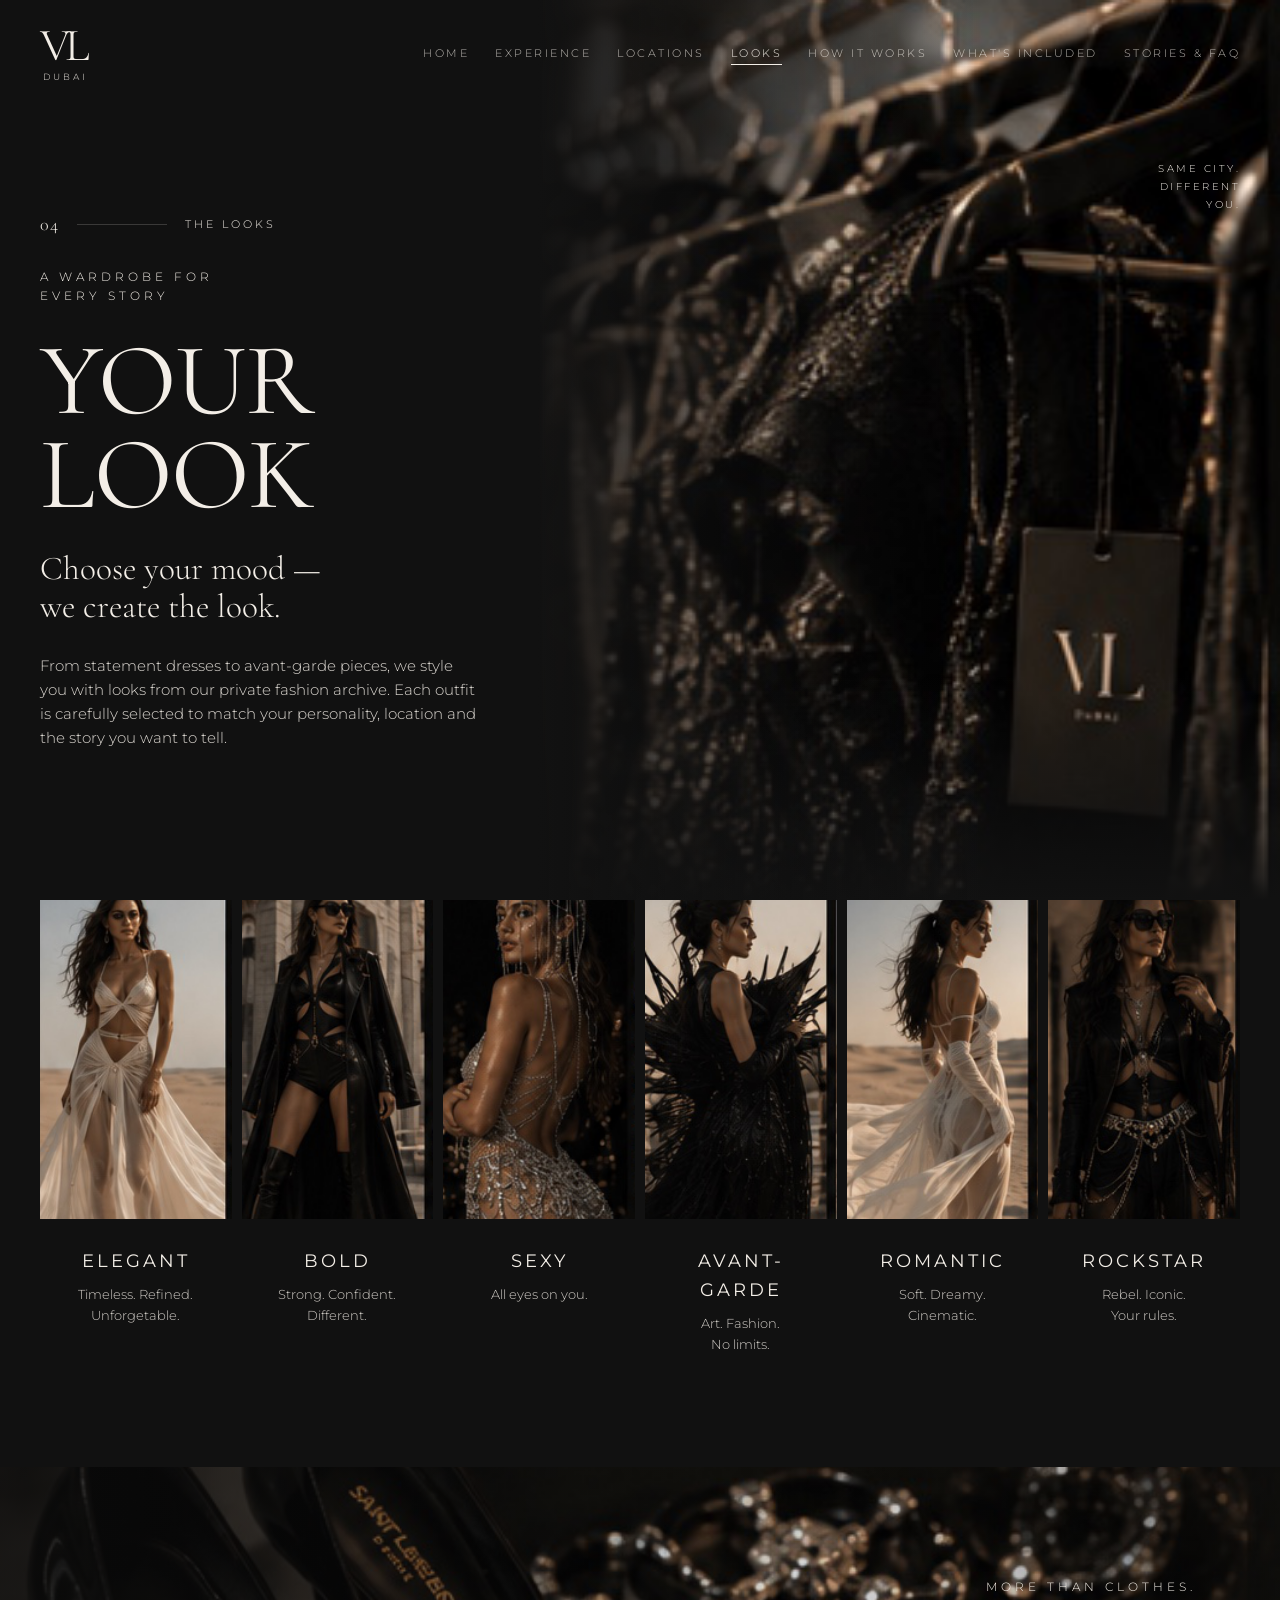
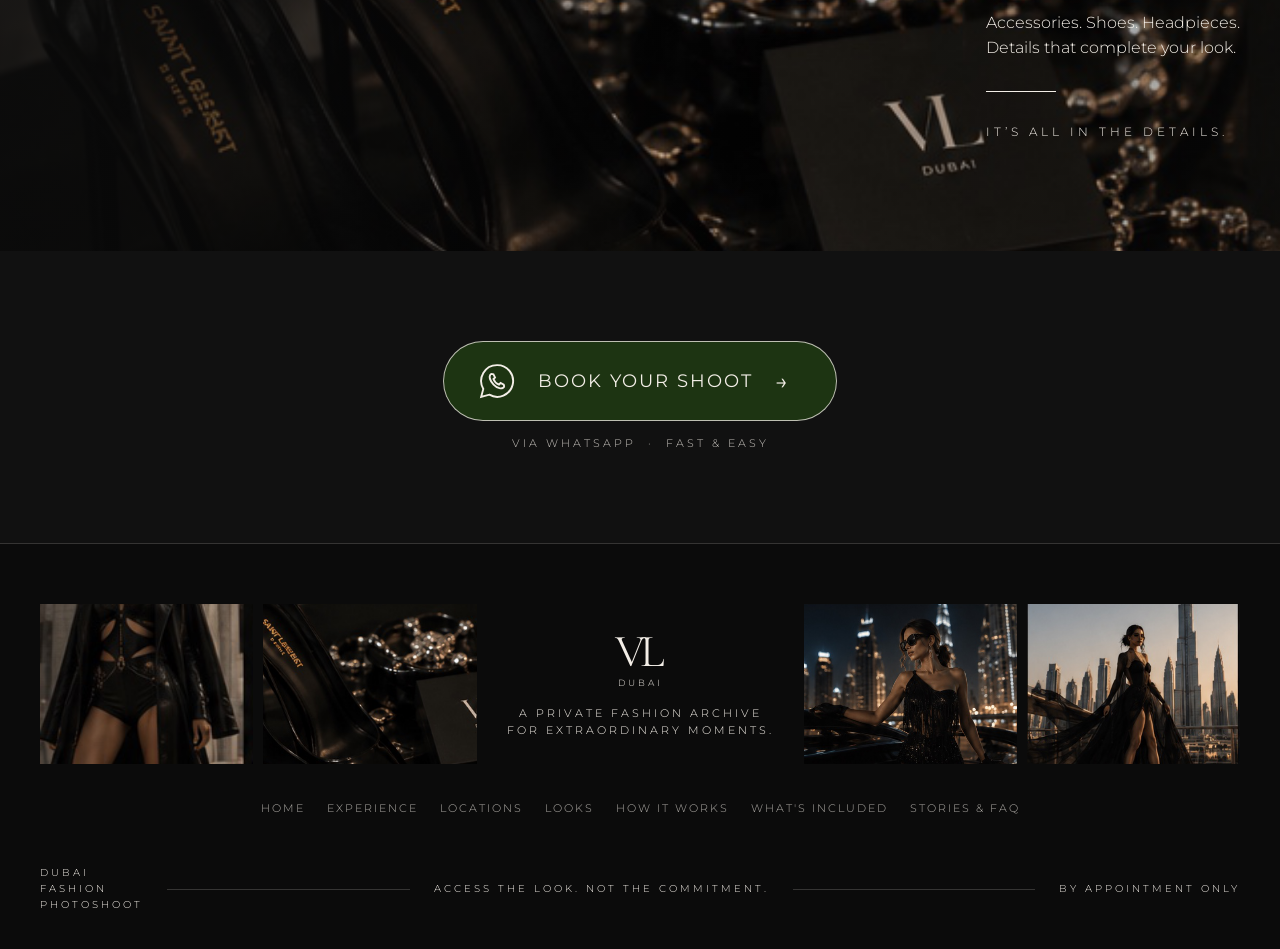
<file: looks.html>
<!doctype html>
<html lang="en">
<head>
<meta charset="utf-8">
<meta name="viewport" content="width=device-width, initial-scale=1">
<title>Looks — VL Dubai Fashion Photoshoot</title>
<meta name="description" content="A wardrobe for every story. Elegant, Bold, Sexy, Avant-Garde, Romantic, Rockstar.">
<link rel="preconnect" href="https://fonts.googleapis.com">
<link rel="preconnect" href="https://fonts.gstatic.com" crossorigin>
<link href="https://fonts.googleapis.com/css2?family=Cormorant+Garamond:ital,wght@0,400;0,500;1,400&family=Montserrat:wght@300;400;500&family=Mrs+Saint+Delafield&display=swap" rel="stylesheet">
<link rel="stylesheet" href="assets/style.css">
</head>
<body class="">
<header class="site-header">
  <div class="wrap">
    <a class="logo" href="index.html" aria-label="VL Dubai home"><b>VL</b><small>DUBAI</small></a>
    <button class="menu-btn" aria-label="Toggle menu">MENU</button>
    <ul class="nav"><li><a href="index.html">Home</a></li><li><a href="experience.html">Experience</a></li><li><a href="locations.html">Locations</a></li><li><a href="looks.html" class=active>Looks</a></li><li><a href="how-it-works.html">How It Works</a></li><li><a href="included.html">What's Included</a></li><li><a href="stories.html">Stories & FAQ</a></li></ul>
  </div>
</header>
<main>

<section class="hero">
  <div class="hero-media"><img src="assets/img/p02_outfits.png" alt="Fashion archive" loading="lazy"></div>
  <div class="wrap">
    <p class="side-note">Same city.<br>Different<br>you.</p>
    <p class="kicker"><span>04</span><i></i><span>The Looks</span></p>
    <p class="eyebrow">A wardrobe for<br>every story</p>
    <h1 class="display">Your<br>Look</h1>
    <p class="lead">Choose your mood —<br>we create the look.</p>
    <p class="body">From statement dresses to avant-garde pieces, we style you with looks from our private fashion archive. Each outfit is carefully selected to match your personality, location and the story you want to tell.</p>
  </div>
</section>
<section style="padding-top:0">
  <div class="wrap">
    <div class="cards" style="--n:6"><div class="card center reveal"><div class="ph"><img src="assets/img/p04_elegant.png" alt="Elegant look" loading="lazy"></div><div class="cap"><h3>Elegant</h3><p>Timeless. Refined.<br>Unforgetable.</p></div></div><div class="card center reveal"><div class="ph"><img src="assets/img/p04_bold.png" alt="Bold look" loading="lazy"></div><div class="cap"><h3>Bold</h3><p>Strong. Confident.<br>Different.</p></div></div><div class="card center reveal"><div class="ph"><img src="assets/img/p04_sexy.png" alt="Sexy look" loading="lazy"></div><div class="cap"><h3>Sexy</h3><p>All eyes on you.</p></div></div><div class="card center reveal"><div class="ph"><img src="assets/img/p04_avant_garde.png" alt="Avant-Garde look" loading="lazy"></div><div class="cap"><h3>Avant-Garde</h3><p>Art. Fashion.<br>No limits.</p></div></div><div class="card center reveal"><div class="ph"><img src="assets/img/p04_romantic.png" alt="Romantic look" loading="lazy"></div><div class="cap"><h3>Romantic</h3><p>Soft. Dreamy.<br>Cinematic.</p></div></div><div class="card center reveal"><div class="ph"><img src="assets/img/p04_rockstar.png" alt="Rockstar look" loading="lazy"></div><div class="cap"><h3>Rockstar</h3><p>Rebel. Iconic.<br>Your rules.</p></div></div></div>
  </div>
</section>
<section class="band" style="padding:110px 0">
  <div class="band-bg"><img src="assets/img/p04_accessories.png" alt="Shoes and jewellery" loading="lazy"></div>
  <div class="wrap" style="display:flex;justify-content:flex-end">
    <div class="reveal" style="max-width:320px"><p class="eyebrow">More than clothes.</p><p style="margin:14px 0 30px">Accessories. Shoes. Headpieces.<br>Details that complete your look.</p><i style="display:block;width:70px;height:1px;background:var(--cream)"></i><p class="eyebrow" style="margin-top:30px">It’s all in the details.</p></div>
  </div>
</section>
<section><div class="cta-block ">
  <a class="btn" href="https://wa.me/447840433511?text=Hi%20VL%20Dubai%2C%20I%27d%20like%20to%20book%20a%20fashion%20photoshoot." target="_blank" rel="noopener"><svg fill="none" stroke="currentColor" stroke-width="2.4" viewBox="0 0 48 48"><path d="M24 4a20 20 0 0 0-17.3 30L4 44l10.3-2.7A20 20 0 1 0 24 4z"/><path d="M17 15c-1 0-3 2-2 6 1.5 5 7 11 12 12 4 1 6-1 6-2.5l-.5-2-4-2-2 2c-3-1-6-4-7-7l2-2-2-4z"/></svg><span>Book Your Shoot</span><span class="arrow">→</span></a>
  <p class="cta-note">Via WhatsApp &nbsp;·&nbsp; Fast &amp; Easy</p>
</div></section>

</main>
<footer class="site-footer">
  <div class="wrap">
    <div class="foot-top">
      <div class="foot-gallery"><img src="assets/img/p04_bold.png" alt="Bold look" loading="lazy"><img src="assets/img/p04_accessories.png" alt="VL Dubai accessories" loading="lazy"></div>
      <div class="foot-brand"><a class="logo" href="index.html"><b>VL</b><small>DUBAI</small></a><p>A private fashion archive<br>for extraordinary moments.</p></div>
      <div class="foot-gallery"><img src="assets/img/p03_night_dubai.png" alt="Night Dubai" loading="lazy"><img src="assets/img/p03_downtown.png" alt="Downtown Dubai" loading="lazy"></div>
    </div>
    <nav class="foot-nav"><a href="index.html">Home</a><a href="experience.html">Experience</a><a href="locations.html">Locations</a><a href="looks.html">Looks</a><a href="how-it-works.html">How It Works</a><a href="included.html">What's Included</a><a href="stories.html">Stories & FAQ</a></nav>
    <div class="foot-bottom"><span>Dubai<br>Fashion<br>Photoshoot</span><i></i><span>Access the look. Not the commitment.</span><i></i><span>By appointment only</span></div>
  </div>
</footer>
<script src="assets/main.js"></script>
</body>
</html>
</file>
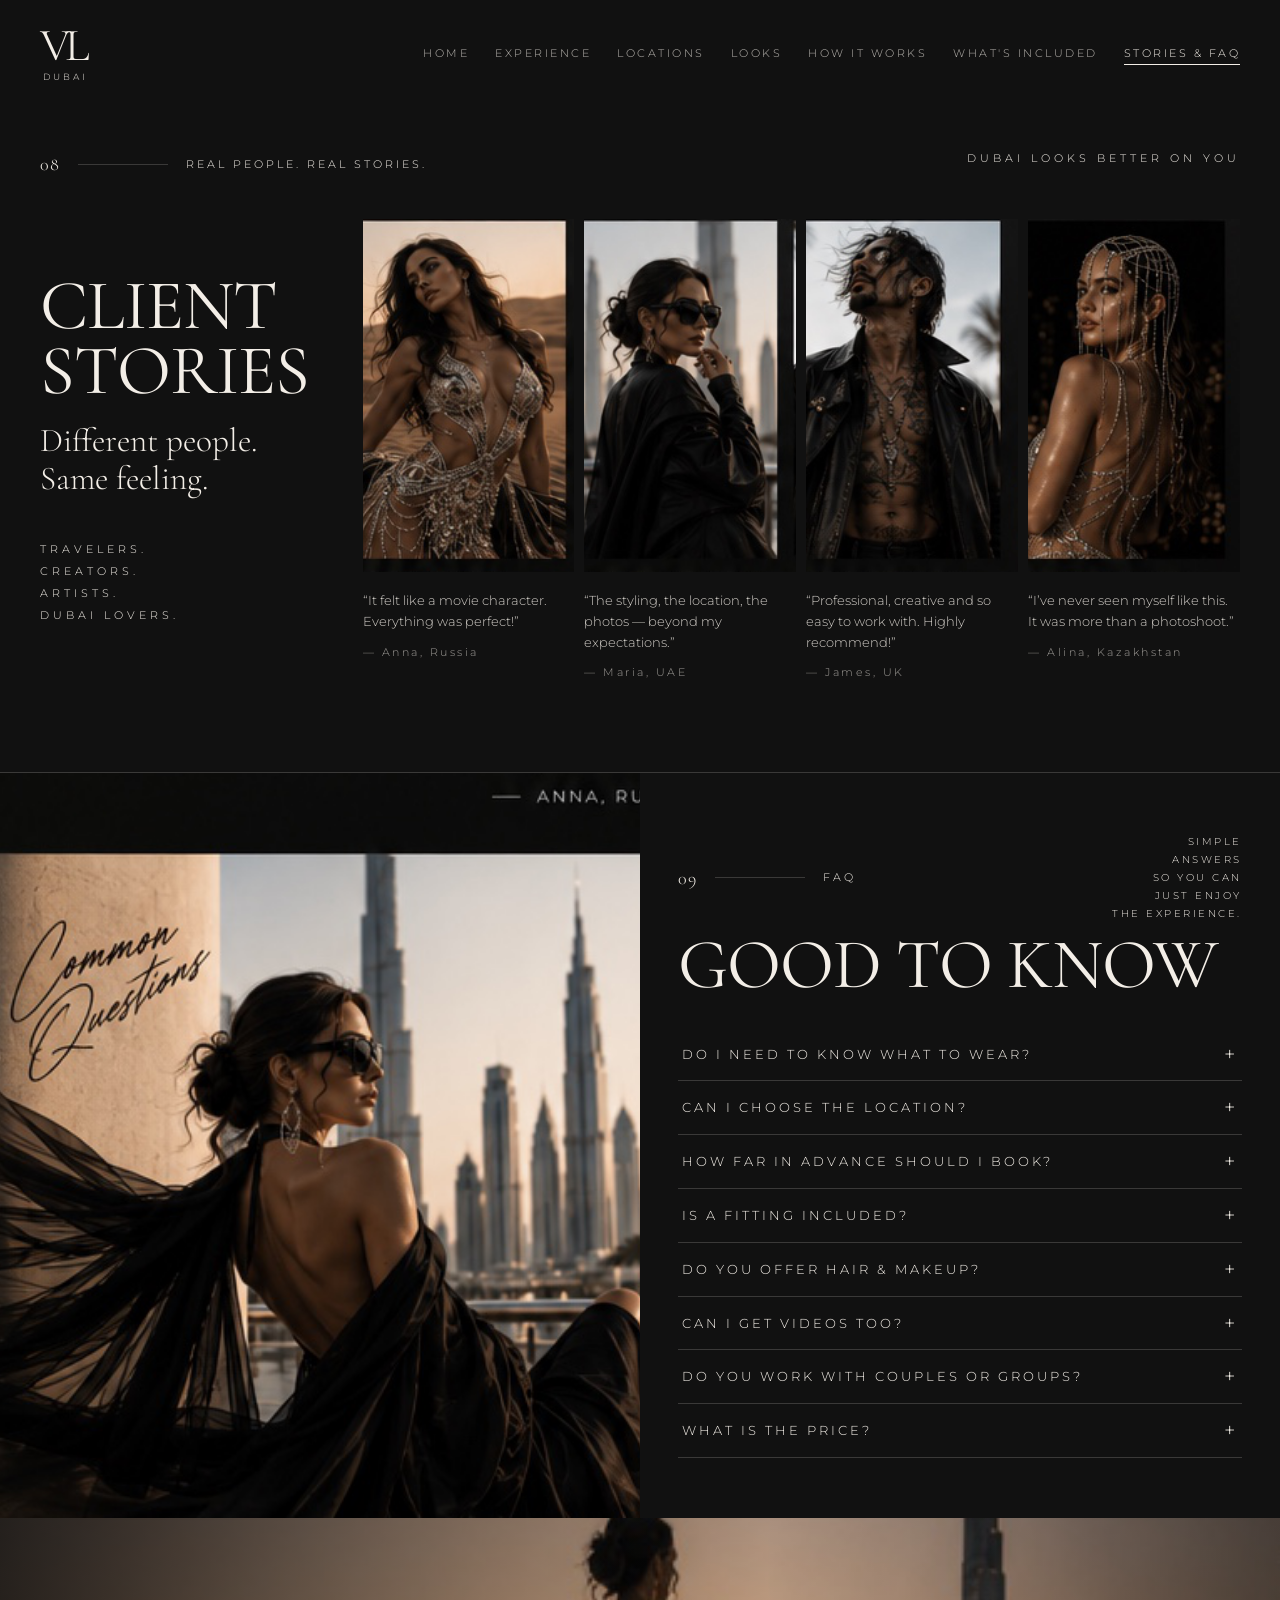
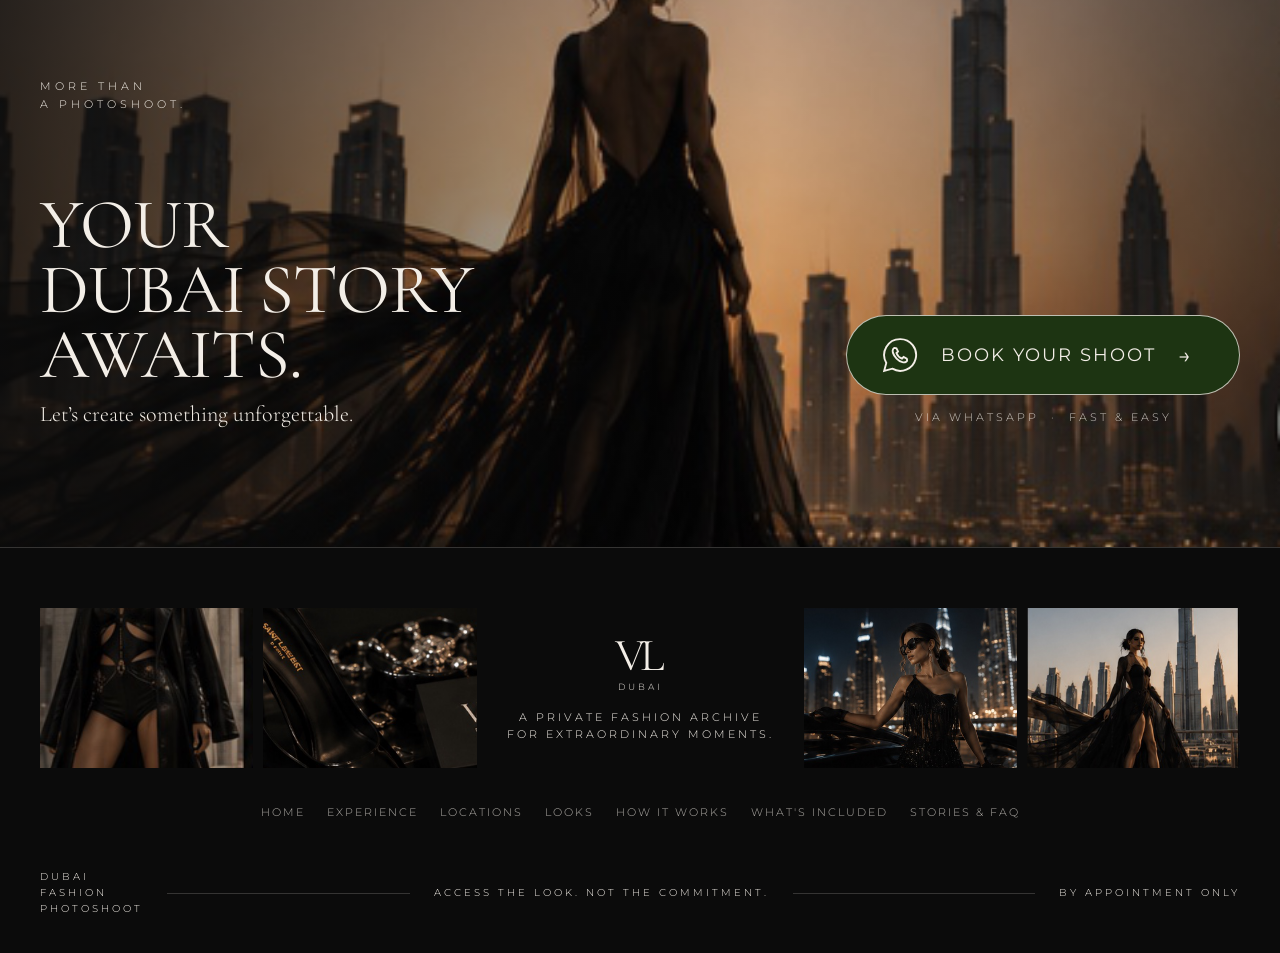
<file: stories.html>
<!doctype html>
<html lang="en">
<head>
<meta charset="utf-8">
<meta name="viewport" content="width=device-width, initial-scale=1">
<title>Stories & FAQ — VL Dubai Fashion Photoshoot</title>
<meta name="description" content="Client stories and frequently asked questions about VL Dubai fashion photoshoots.">
<link rel="preconnect" href="https://fonts.googleapis.com">
<link rel="preconnect" href="https://fonts.gstatic.com" crossorigin>
<link href="https://fonts.googleapis.com/css2?family=Cormorant+Garamond:ital,wght@0,400;0,500;1,400&family=Montserrat:wght@300;400;500&family=Mrs+Saint+Delafield&display=swap" rel="stylesheet">
<link rel="stylesheet" href="assets/style.css">
</head>
<body class="">
<header class="site-header">
  <div class="wrap">
    <a class="logo" href="index.html" aria-label="VL Dubai home"><b>VL</b><small>DUBAI</small></a>
    <button class="menu-btn" aria-label="Toggle menu">MENU</button>
    <ul class="nav"><li><a href="index.html">Home</a></li><li><a href="experience.html">Experience</a></li><li><a href="locations.html">Locations</a></li><li><a href="looks.html">Looks</a></li><li><a href="how-it-works.html">How It Works</a></li><li><a href="included.html">What's Included</a></li><li><a href="stories.html" class=active>Stories & FAQ</a></li></ul>
  </div>
</header>
<main>

<section style="padding-top:150px">
  <div class="wrap">
    <div style="display:flex;justify-content:space-between;margin-bottom:40px"><p class="kicker"><span>08</span><i></i><span>Real people. Real stories.</span></p><p class="eyebrow" style="font-size:11px">Dubai looks better on you</p></div>
    <div style="display:grid;grid-template-columns:1fr 3fr;gap:30px" class="split">
      <div class="reveal"><h1 class="display sm">Client<br>stories</h1><p class="lead" style="margin:18px 0 40px">Different people.<br>Same feeling.</p><p class="eyebrow" style="font-size:11px;line-height:2">Travelers.<br>Creators.<br>Artists.<br>Dubai lovers.</p></div>
      <div class="cards">
        <div class="card reveal"><div class="ph" style="aspect-ratio:3/5"><img src="assets/img/p07_anna.png" alt="Anna, Russia" loading="lazy"></div><p class="quote">“It felt like a movie character. Everything was perfect!”<cite>— Anna, Russia</cite></p></div>
        <div class="card reveal"><div class="ph" style="aspect-ratio:3/5"><img src="assets/img/p07_maria.png" alt="Maria, UAE" loading="lazy"></div><p class="quote">“The styling, the location, the photos — beyond my expectations.”<cite>— Maria, UAE</cite></p></div>
        <div class="card reveal"><div class="ph" style="aspect-ratio:3/5"><img src="assets/img/p07_james.png" alt="James, UK" loading="lazy"></div><p class="quote">“Professional, creative and so easy to work with. Highly recommend!”<cite>— James, UK</cite></p></div>
        <div class="card reveal"><div class="ph" style="aspect-ratio:3/5"><img src="assets/img/p07_alina.png" alt="Alina, Kazakhstan" loading="lazy"></div><p class="quote">“I’ve never seen myself like this. It was more than a photoshoot.”<cite>— Alina, Kazakhstan</cite></p></div>
      </div>
    </div>
  </div>
</section>
<section style="padding:0;border-top:1px solid var(--line)">
  <div class="split" style="gap:0;align-items:stretch">
    <div style="position:relative;min-height:520px"><img style="position:absolute;inset:0;object-position:center 75%" src="assets/img/p07_faq_photo.png" alt="Model with flowing black cape" loading="lazy"></div>
    <div style="padding:60px 6%">
      <div style="display:flex;justify-content:space-between;gap:20px"><p class="kicker"><span>09</span><i></i><span>FAQ</span></p><p class="side-note">Simple<br>answers<br>so you can<br>just enjoy<br>the experience.</p></div>
      <h2 class="display sm" style="margin:10px 0 30px">Good to know</h2>
      <div class="faq"><details><summary>Do I need to know what to wear?</summary><p>Not at all. Our stylists select looks from our private archive based on your mood, body and location — you simply try them on.</p></details><details><summary>Can I choose the location?</summary><p>Yes. Pick from Downtown, Desert, Beach, Old Dubai or Night Dubai — or tell us your idea and we will plan it.</p></details><details><summary>How far in advance should I book?</summary><p>We recommend booking at least 3–5 days ahead so we can prepare your looks and fitting. Last-minute requests are possible on availability.</p></details><details><summary>Is a fitting included?</summary><p>Yes. Every shoot includes a fitting to try your selected looks and adjust the details.</p></details><details><summary>Do you offer hair & makeup?</summary><p>Beauty touch-ups — hair and makeup — are available upon request.</p></details><details><summary>Can I get videos too?</summary><p>Yes. Reels and short-form video are available as an add-on.</p></details><details><summary>Do you work with couples or groups?</summary><p>Absolutely. Message us with the number of people and we will tailor the experience.</p></details><details><summary>What is the price?</summary><p>Every shoot is tailored. Message us on WhatsApp with your date and ideas and we will send you a personal quote.</p></details></div>
    </div>
  </div>
</section>
<section class="band" style="padding:160px 0 120px">
  <div class="band-bg"><img src="assets/img/p06_closing_scene.png" alt="Dubai skyline at sunset" loading="lazy"></div>
  <div class="wrap">
    <p class="eyebrow" style="font-size:11px;margin-bottom:80px">More than<br>a photoshoot.</p>
    <div style="display:flex;justify-content:space-between;align-items:flex-end;flex-wrap:wrap;gap:40px">
      <div class="reveal"><h2 class="display sm">Your<br>Dubai story<br>awaits.</h2><p class="lead" style="font-size:22px;margin-top:14px">Let’s create something unforgettable.</p></div>
      <div class="cta-block ">
  <a class="btn" href="https://wa.me/447840433511?text=Hi%20VL%20Dubai%2C%20I%27d%20like%20to%20book%20a%20fashion%20photoshoot." target="_blank" rel="noopener"><svg fill="none" stroke="currentColor" stroke-width="2.4" viewBox="0 0 48 48"><path d="M24 4a20 20 0 0 0-17.3 30L4 44l10.3-2.7A20 20 0 1 0 24 4z"/><path d="M17 15c-1 0-3 2-2 6 1.5 5 7 11 12 12 4 1 6-1 6-2.5l-.5-2-4-2-2 2c-3-1-6-4-7-7l2-2-2-4z"/></svg><span>Book Your Shoot</span><span class="arrow">→</span></a>
  <p class="cta-note">Via WhatsApp &nbsp;·&nbsp; Fast &amp; Easy</p>
</div>
    </div>
  </div>
</section>

</main>
<footer class="site-footer">
  <div class="wrap">
    <div class="foot-top">
      <div class="foot-gallery"><img src="assets/img/p04_bold.png" alt="Bold look" loading="lazy"><img src="assets/img/p04_accessories.png" alt="VL Dubai accessories" loading="lazy"></div>
      <div class="foot-brand"><a class="logo" href="index.html"><b>VL</b><small>DUBAI</small></a><p>A private fashion archive<br>for extraordinary moments.</p></div>
      <div class="foot-gallery"><img src="assets/img/p03_night_dubai.png" alt="Night Dubai" loading="lazy"><img src="assets/img/p03_downtown.png" alt="Downtown Dubai" loading="lazy"></div>
    </div>
    <nav class="foot-nav"><a href="index.html">Home</a><a href="experience.html">Experience</a><a href="locations.html">Locations</a><a href="looks.html">Looks</a><a href="how-it-works.html">How It Works</a><a href="included.html">What's Included</a><a href="stories.html">Stories & FAQ</a></nav>
    <div class="foot-bottom"><span>Dubai<br>Fashion<br>Photoshoot</span><i></i><span>Access the look. Not the commitment.</span><i></i><span>By appointment only</span></div>
  </div>
</footer>
<script src="assets/main.js"></script>
</body>
</html>
</file>
<file: assets/style.css>
:root {
  --bg: #111111;
  --bg-2: #0b0b0b;
  --cream: #f3eee7;
  --muted: #999999;
  --line: rgba(243, 238, 231, 0.18);
  --green: #1d3412;
  --green-edge: rgba(243, 238, 231, 0.75);
  --serif: "Cormorant Garamond", "Bodoni Moda", Georgia, serif;
  --sans: "Montserrat", "Helvetica Neue", Arial, sans-serif;
  --script: "Mrs Saint Delafield", cursive;
}

* { box-sizing: border-box; margin: 0; padding: 0; }
html { scroll-behavior: smooth; }
body { background: var(--bg); color: var(--cream); font-family: var(--sans); font-weight: 300; line-height: 1.6; -webkit-font-smoothing: antialiased; }
img { display: block; width: 100%; height: 100%; object-fit: cover; }
a { color: inherit; text-decoration: none; }

.wrap { width: min(1200px, 100% - 64px); margin-inline: auto; }

/* ---------- Header ---------- */
.site-header { position: fixed; inset: 0 0 auto 0; z-index: 50; padding: 22px 0; transition: background .3s; }
.site-header.scrolled { background: rgba(11, 11, 11, .92); backdrop-filter: blur(8px); padding: 12px 0; }
.site-header .wrap { display: flex; align-items: center; justify-content: space-between; gap: 24px; }
.logo { display: flex; flex-direction: column; align-items: center; line-height: 1; }
.logo b { font-family: var(--serif); font-weight: 400; font-size: 46px; letter-spacing: -6px; padding-right: 6px; }
.logo small { font-size: 9px; letter-spacing: 3px; margin-top: 4px; }
.nav { display: flex; gap: 26px; list-style: none; }
.nav a { font-size: 11px; letter-spacing: 2.5px; text-transform: uppercase; opacity: .75; transition: opacity .2s; }
.nav a:hover, .nav a.active { opacity: 1; }
.nav a.active { border-bottom: 1px solid var(--cream); padding-bottom: 4px; }
.menu-btn { display: none; background: none; border: 0; color: var(--cream); font: inherit; font-size: 11px; letter-spacing: 3px; cursor: pointer; }
.light-hero .site-header:not(.scrolled) { color: #111; }
.light-hero .site-header:not(.scrolled) .menu-btn { color: #111; }

/* ---------- Type ---------- */
.eyebrow { font-size: 12px; letter-spacing: 4px; text-transform: uppercase; }
.kicker { display: flex; align-items: center; gap: 18px; font-size: 11px; letter-spacing: 3px; text-transform: uppercase; }
.kicker span:first-child { font-family: var(--serif); font-size: 18px; letter-spacing: 1px; }
.kicker i { width: 90px; height: 1px; background: var(--line); }
.display { font-family: var(--serif); font-weight: 400; line-height: .92; text-transform: uppercase; letter-spacing: -1px; font-size: clamp(56px, 8vw, 110px); }
.display.sm { font-size: clamp(44px, 5.5vw, 76px); }
.lead { font-family: var(--serif); font-size: clamp(24px, 2.6vw, 34px); line-height: 1.15; }
.lead em { font-style: italic; }
.body { font-size: 15px; max-width: 440px; opacity: .9; }
.script { font-family: var(--script); font-size: 46px; line-height: .9; transform: rotate(-12deg); opacity: .85; }
.side-note { font-size: 10px; letter-spacing: 2.5px; text-transform: uppercase; text-align: right; line-height: 1.8; }

/* ---------- CTA ---------- */
.cta-block { display: flex; flex-direction: column; align-items: center; gap: 14px; }
.cta-block.left { align-items: flex-start; }
.btn { display: inline-flex; align-items: center; gap: 22px; background: var(--green); border: 1px solid var(--green-edge); border-radius: 60px; padding: 20px 46px 20px 34px; font-size: 18px; letter-spacing: 2px; text-transform: uppercase; color: var(--cream); font-weight: 400; transition: transform .2s, background .2s; }
.btn:hover { transform: translateY(-2px); background: #26451a; }
.btn svg { width: 38px; height: 38px; }
.btn .arrow { font-size: 22px; }
.cta-note { font-size: 11px; letter-spacing: 3px; text-transform: uppercase; opacity: .8; }

/* ---------- Hero ---------- */
.hero { position: relative; min-height: 100vh; display: flex; align-items: center; overflow: hidden; padding: 170px 0 110px; }
.hero-media { position: absolute; inset: 0 0 0 auto; width: 58%; }
.hero-media::after { content: ""; position: absolute; inset: 0; background: linear-gradient(90deg, var(--bg) 0%, rgba(17,17,17,.4) 30%, transparent 60%), linear-gradient(0deg, var(--bg) 0%, transparent 25%); }
.hero-media img { object-position: var(--pos, center top); }
.hero-home .hero-media img { object-position: right top; }
.hero .wrap { position: relative; z-index: 2; display: grid; gap: 28px; }
.hero .script { position: absolute; right: 2%; bottom: 0; }
.hero .side-note { position: absolute; right: 0; top: -50px; }

.hero-home { background: linear-gradient(180deg, #b9c3cd 0%, #d9d3c8 45%, #c9a985 100%); color: #111; }
.hero-home .hero-media { width: 50%; }
.hero-home .hero-media::after { background: linear-gradient(90deg, #cfcbc3 0%, rgba(207,203,195,.3) 30%, transparent 55%), linear-gradient(0deg, rgba(17,17,17,.6) 0%, transparent 20%); }
.hero-home .display { font-size: clamp(64px, 10vw, 150px); }
.hero-home .display small { display: block; font-size: .5em; line-height: 1; }
.hero-home .cta-note { color: #111; }
.hero-home .script { color: #333; top: 30%; bottom: auto; right: 4%; }
.pillars { position: absolute; bottom: 30px; left: 0; right: 0; z-index: 2; display: grid; grid-template-columns: repeat(3, 1fr); color: var(--cream); text-align: center; font-size: 11px; letter-spacing: 3px; }
.pillars div + div { border-left: 1px solid var(--line); }
.pillars div::after { content: ""; display: block; width: 22px; height: 1px; background: var(--cream); margin: 14px auto 0; }

/* ---------- Grids ---------- */
section { padding: 90px 0; }
.icons { display: grid; grid-template-columns: repeat(var(--n, 4), 1fr); }
.icons > div { padding: 10px 18px; text-align: center; }
.icons > div + div { border-left: 1px solid var(--line); }
.icons svg { width: 52px; height: 52px; stroke: var(--cream); fill: none; stroke-width: 1.2; margin: 0 auto 18px; }
.icons h4 { font-size: 13px; letter-spacing: 2.5px; font-weight: 500; text-transform: uppercase; margin-bottom: 8px; }
.icons p { font-size: 13px; opacity: .8; }

.cards { display: grid; grid-template-columns: repeat(var(--n, 4), 1fr); gap: 10px; }
.card .ph { aspect-ratio: var(--ar, 3/5); overflow: hidden; }
.card .ph img { transition: transform .8s; }
.card:hover .ph img { transform: scale(1.05); }
.card .cap { padding: 22px 26px; border-left: 1px solid var(--line); margin-top: 6px; }
.card.center .cap { text-align: center; border-left: 0; }
.card h3 { font-size: 18px; letter-spacing: 3px; font-weight: 400; text-transform: uppercase; margin-bottom: 8px; }
.card p { font-size: 13px; opacity: .85; }

.split { display: grid; grid-template-columns: 1fr 1fr; align-items: center; gap: 60px; }
.band { position: relative; overflow: hidden; }
.band-bg { position: absolute; inset: 0; }
.band-bg::after { content: ""; position: absolute; inset: 0; background: linear-gradient(90deg, rgba(11,11,11,.85), rgba(11,11,11,.15) 60%, rgba(11,11,11,.4)); }
.band .wrap { position: relative; z-index: 2; }

.quote { font-size: 14px; margin-top: 18px; }
.quote cite { display: block; font-style: normal; font-size: 11px; letter-spacing: 2.5px; margin-top: 12px; opacity: .75; }

.cream-band { background: linear-gradient(90deg, var(--cream) 50%, transparent 75%), var(--cream); color: #111; }
.cream-band .icons > div + div { border-color: rgba(17,17,17,.2); }
.cream-band .icons svg { stroke: #111; }

/* FAQ */
.faq details { border-bottom: 1px solid var(--line); }
.faq summary { list-style: none; cursor: pointer; display: flex; justify-content: space-between; padding: 16px 4px; font-size: 13px; letter-spacing: 3px; text-transform: uppercase; }
.faq summary::-webkit-details-marker { display: none; }
.faq summary::after { content: "+"; font-size: 20px; line-height: 1; transition: transform .3s; }
.faq details[open] summary::after { transform: rotate(45deg); }
.faq details p { padding: 0 4px 18px; font-size: 14px; opacity: .85; max-width: 560px; }

/* ---------- Footer ---------- */
.site-footer { background: var(--bg-2); padding: 60px 0 36px; border-top: 1px solid var(--line); }
.foot-top { display: grid; grid-template-columns: 1fr auto 1fr; gap: 30px; align-items: center; }
.foot-gallery { display: grid; grid-template-columns: 1fr 1fr; gap: 10px; height: 160px; }
.foot-brand { text-align: center; }
.foot-brand p { font-size: 11px; letter-spacing: 3px; margin-top: 18px; text-transform: uppercase; }
.foot-bottom { display: flex; align-items: center; gap: 24px; margin-top: 48px; font-size: 10px; letter-spacing: 3px; text-transform: uppercase; }
.foot-bottom i { flex: 1; height: 1px; background: var(--line); }
.foot-nav { display: flex; flex-wrap: wrap; justify-content: center; gap: 22px; margin-top: 36px; font-size: 11px; letter-spacing: 2px; text-transform: uppercase; opacity: .7; }

/* Reveal */
.reveal { opacity: 0; transform: translateY(24px); transition: opacity .9s, transform .9s; }
.reveal.in { opacity: 1; transform: none; }

/* ---------- Responsive ---------- */
@media (max-width: 980px) {
  .nav { position: fixed; inset: 0; background: var(--bg-2); color: var(--cream); flex-direction: column; justify-content: center; align-items: center; gap: 30px; transform: translateX(100%); transition: transform .35s; }
  .nav.open { transform: none; }
  .nav a { font-size: 15px; }
  .menu-btn { display: block; position: relative; z-index: 60; }
  .menu-btn.open { color: var(--cream) !important; }
  .split { grid-template-columns: 1fr; }
  .cards { grid-template-columns: repeat(2, 1fr); }
  .icons { grid-template-columns: repeat(2, 1fr); row-gap: 30px; }
  .icons > div:nth-child(odd) { border-left: 0; }
  .hero-media { width: 100%; opacity: .55; }
  .hero-home .hero-media { opacity: .45; }
  .foot-top { grid-template-columns: 1fr; }
  .hero .script { display: none; }
}
@media (max-width: 560px) {
  .wrap { width: calc(100% - 32px); }
  .btn { font-size: 14px; padding: 14px 26px 14px 20px; gap: 14px; }
  .btn svg { width: 28px; height: 28px; }
  .pillars { font-size: 9px; letter-spacing: 1.5px; }
  section { padding: 64px 0; }
  .card .cap { padding: 16px 12px; }
}

.foot-gallery img { height: 160px; min-width: 0; }
.cream-band .band-bg::after { display: none; }
</file>
